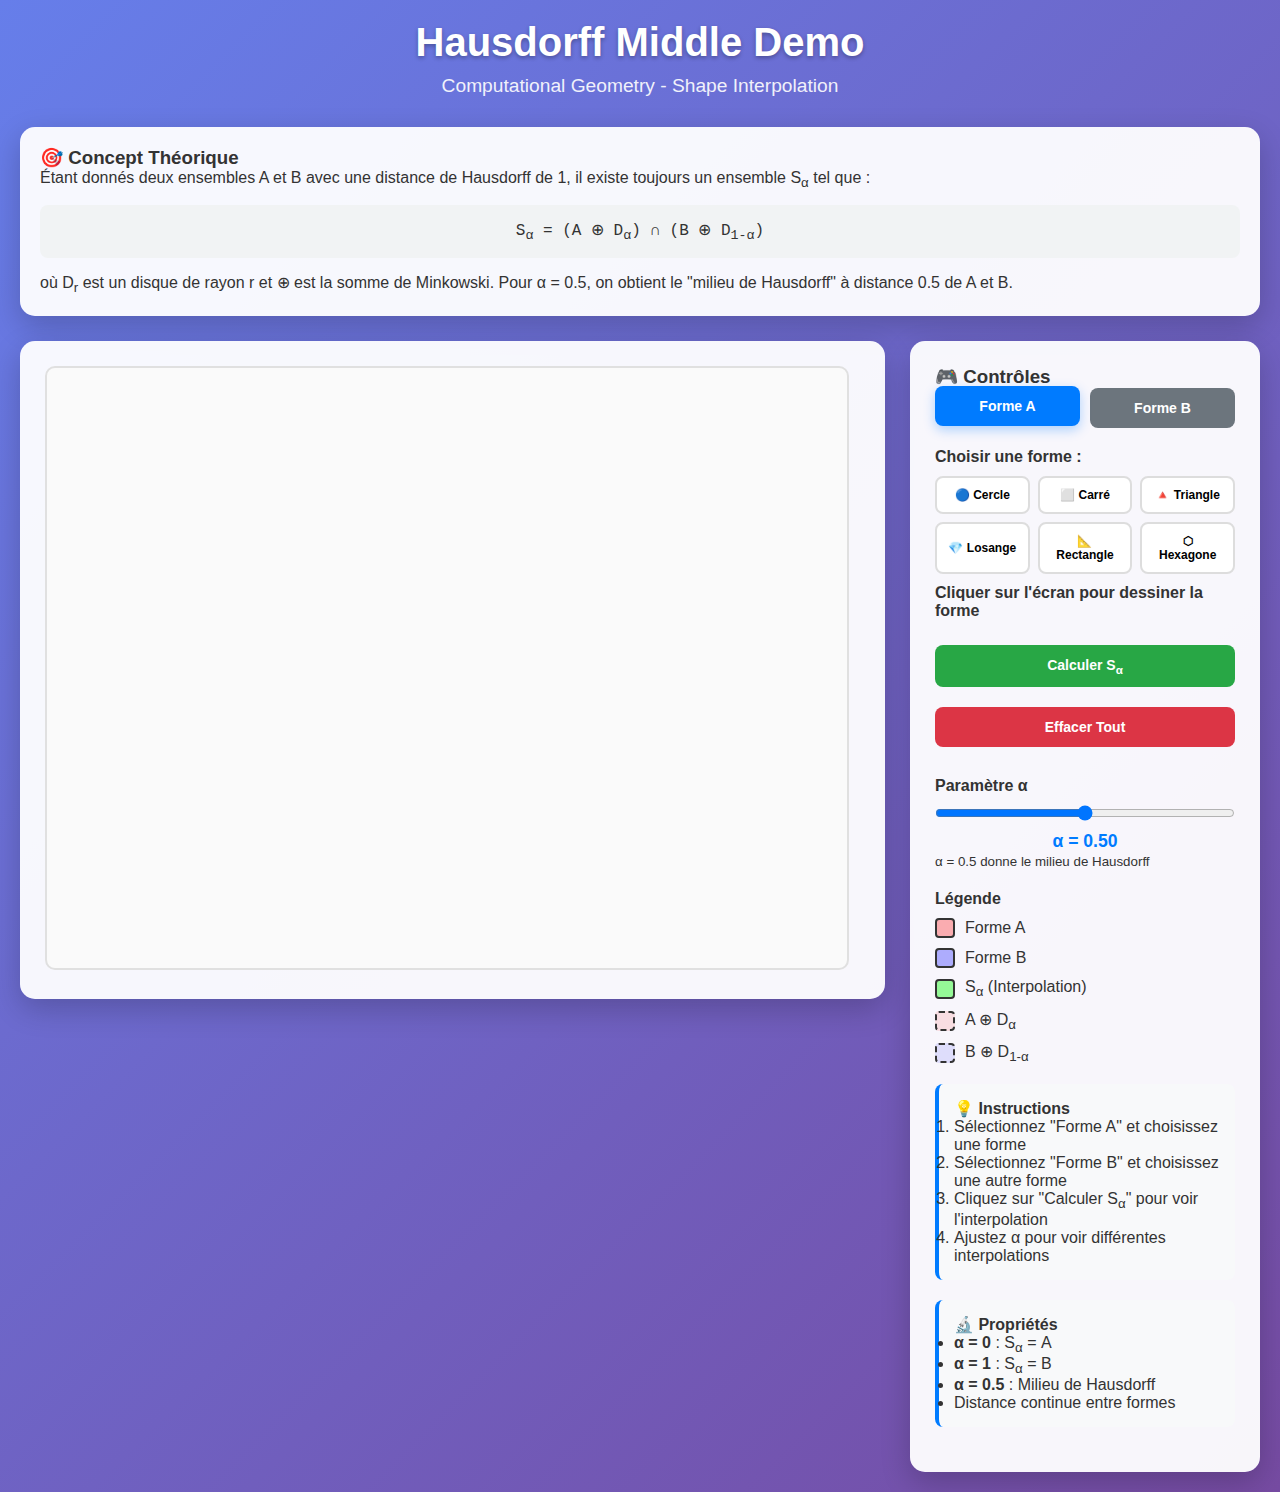
<file: index.html>
<!DOCTYPE html>
<html lang="fr">
<head>
    <meta charset="UTF-8">
    <meta name="viewport" content="width=device-width, initial-scale=1.0">
    <title>Hausdorff Middle - Computational Geometry</title>
    <style>
        * {
            margin: 0;
            padding: 0;
            box-sizing: border-box;
        }

        body {
            font-family: 'Segoe UI', Tahoma, Geneva, Verdana, sans-serif;
            background: linear-gradient(135deg, #667eea 0%, #764ba2 100%);
            min-height: 100vh;
            color: #333;
        }

        .container {
            max-width: 1400px;
            margin: 0 auto;
            padding: 20px;
        }

        header {
            text-align: center;
            margin-bottom: 30px;
            color: white;
        }

        h1 {
            font-size: 2.5rem;
            margin-bottom: 10px;
            text-shadow: 0 2px 4px rgba(0,0,0,0.3);
        }

        .subtitle {
            font-size: 1.2rem;
            opacity: 0.9;
            margin-bottom: 20px;
        }

        .theory-box {
            background: rgba(255, 255, 255, 0.95);
            border-radius: 15px;
            padding: 20px;
            margin-bottom: 25px;
            box-shadow: 0 10px 30px rgba(0,0,0,0.2);
        }

        .main-content {
            display: grid;
            grid-template-columns: 1fr 350px;
            gap: 25px;
            align-items: start;
        }

        .canvas-container {
            background: rgba(255, 255, 255, 0.95);
            border-radius: 15px;
            padding: 25px;
            box-shadow: 0 10px 30px rgba(0,0,0,0.2);
        }

        .controls {
            background: rgba(255, 255, 255, 0.95);
            border-radius: 15px;
            padding: 25px;
            box-shadow: 0 10px 30px rgba(0,0,0,0.2);
        }

        canvas {
            border: 2px solid #e0e0e0;
            border-radius: 10px;
            cursor: crosshair;
            background: #fafafa;
        }

        .shape-selector {
            margin: 15px 0;
        }

        .shape-buttons {
            display: grid;
            grid-template-columns: repeat(3, 1fr);
            gap: 8px;
            margin: 10px 0;
        }

        .shape-btn {
            padding: 10px;
            border: 2px solid #ddd;
            border-radius: 8px;
            background: white;
            cursor: pointer;
            text-align: center;
            transition: all 0.3s ease;
            font-size: 12px;
        }

        .shape-btn:hover {
            border-color: #007bff;
            transform: translateY(-2px);
            box-shadow: 0 4px 8px rgba(0,0,0,0.1);
        }

        .mode-buttons {
            display: flex;
            gap: 10px;
            margin-bottom: 20px;
            flex-wrap: wrap;
        }

        button {
            padding: 12px 20px;
            border: none;
            border-radius: 8px;
            cursor: pointer;
            font-weight: 600;
            transition: all 0.3s ease;
            font-size: 14px;
        }

        .mode-btn {
            background: #6c757d;
            color: white;
            flex: 1;
        }

        .mode-btn.active {
            background: #007bff;
            transform: translateY(-2px);
            box-shadow: 0 4px 12px rgba(0,123,255,0.3);
        }

        .action-btn {
            background: #28a745;
            color: white;
            width: 100%;
            margin: 10px 0;
        }

        .clear-btn {
            background: #dc3545;
        }

        button:hover {
            transform: translateY(-2px);
            box-shadow: 0 4px 12px rgba(0,0,0,0.2);
        }
        .shape-btn.selected {
            border-color: #007bff;
            box-shadow: 0 4px 8px rgba(0,123,255,0.15);
            background: #eaf3ff;
        }

        .info-section {
            margin: 20px 0;
            padding: 15px;
            background: #f8f9fa;
            border-radius: 8px;
            border-left: 4px solid #007bff;
        }

        .legend {
            display: flex;
            flex-direction: column;
            gap: 10px;
            margin-top: 20px;
        }

        .legend-item {
            display: flex;
            align-items: center;
            gap: 10px;
        }

        .legend-color {
            width: 20px;
            height: 20px;
            border-radius: 4px;
            border: 2px solid #333;
        }

        .alpha-control {
            margin: 20px 0;
        }

        .alpha-control input {
            width: 100%;
            margin: 10px 0;
        }

        .alpha-value {
            text-align: center;
            font-weight: bold;
            color: #007bff;
            font-size: 1.1rem;
        }

        .formula {
            background: #f1f3f4;
            padding: 15px;
            border-radius: 8px;
            font-family: 'Courier New', monospace;
            text-align: center;
            margin: 15px 0;
        }

        .position-controls {
            display: grid;
            grid-template-columns: 1fr 1fr;
            gap: 10px;
            margin: 10px 0;
        }

        .position-input {
            padding: 8px;
            border: 1px solid #ddd;
            border-radius: 4px;
            text-align: center;
        }

        @media (max-width: 1200px) {
            .main-content {
                grid-template-columns: 1fr;
            }
            
            .controls {
                order: -1;
            }
        }

        @media (max-width: 768px) {
            .container {
                padding: 10px;
            }
            
            h1 {
                font-size: 2rem;
            }
            
            canvas {
                width: 100%;
                height: 400px;
            }
        }
    </style>
</head>
<body>
    <div class="container">
        <header>
            <h1>Hausdorff Middle Demo</h1>
            <p class="subtitle">Computational Geometry - Shape Interpolation</p>
        </header>

        <div class="theory-box">
            <h3>🎯 Concept Théorique</h3>
            <p>Étant donnés deux ensembles A et B avec une distance de Hausdorff de 1, il existe toujours un ensemble S<sub>α</sub> tel que :</p>
            <div class="formula">
                S<sub>α</sub> = (A ⊕ D<sub>α</sub>) ∩ (B ⊕ D<sub>1-α</sub>)
            </div>
            <p>où D<sub>r</sub> est un disque de rayon r et ⊕ est la somme de Minkowski. Pour α = 0.5, on obtient le "milieu de Hausdorff" à distance 0.5 de A et B.</p>
        </div>

        <div class="main-content">
            <div class="canvas-container">
                <canvas id="canvas" width="800" height="600"></canvas>
            </div>

            <div class="controls">
                <h3>🎮 Contrôles</h3>
                
                <div class="mode-buttons">
                    <button class="mode-btn active" id="mode-a">Forme A</button>
                    <button class="mode-btn" id="mode-b">Forme B</button>
                </div>

                <div class="shape-selector">
                    <h4>Choisir une forme :</h4>
                    <div class="shape-buttons">
                        <button class="shape-btn" data-shape="circle">🔵 Cercle</button>
                        <button class="shape-btn" data-shape="square">⬜ Carré</button>
                        <button class="shape-btn" data-shape="triangle">🔺 Triangle</button>
                        <button class="shape-btn" data-shape="diamond">💎 Losange</button>
                        <button class="shape-btn" data-shape="rectangle">📐 Rectangle</button>
                        <button class="shape-btn" data-shape="hexagon">⬡ Hexagone</button>
                    </div>
                    <h4>Cliquer sur l'écran pour dessiner la forme</h4>
                    
                    <!-- <div class="position-controls">
                        <input type="number" class="position-input" id="pos-x" placeholder="X" value="200">
                        <input type="number" class="position-input" id="pos-y" placeholder="Y" value="200">
                    </div>
                    <small>Position (X, Y) pour placer la forme</small> -->
                </div>

                <button class="action-btn" id="compute-middle">Calculer S<sub>α</sub></button>
                <button class="action-btn clear-btn" id="clear-all">Effacer Tout</button>

                <div class="alpha-control">
                    <h4>Paramètre α</h4>
                    <input type="range" id="alpha-slider" min="0" max="1" step="0.01" value="0.5">
                    <div class="alpha-value" id="alpha-value">α = 0.50</div>
                    <small>α = 0.5 donne le milieu de Hausdorff</small>
                </div>

                <div class="legend">
                    <h4>Légende</h4>
                    <div class="legend-item">
                        <div class="legend-color" style="background: rgba(255, 0, 0, 0.3);"></div>
                        <span>Forme A</span>
                    </div>
                    <div class="legend-item">
                        <div class="legend-color" style="background: rgba(0, 0, 255, 0.3);"></div>
                        <span>Forme B</span>
                    </div>
                    <div class="legend-item">
                        <div class="legend-color" style="background: rgba(0, 255, 0, 0.4);"></div>
                        <span>S<sub>α</sub> (Interpolation)</span>
                    </div>
                    <div class="legend-item">
                        <div class="legend-color" style="background: rgba(255, 0, 0, 0.1); border-style: dashed;"></div>
                        <span>A ⊕ D<sub>α</sub></span>
                    </div>
                    <div class="legend-item">
                        <div class="legend-color" style="background: rgba(0, 0, 255, 0.1); border-style: dashed;"></div>
                        <span>B ⊕ D<sub>1-α</sub></span>
                    </div>

                </div>

                <div class="info-section">
                    <h4>💡 Instructions</h4>
                    <ol>
                        <li>Sélectionnez "Forme A" et choisissez une forme</li>
                        <li>Sélectionnez "Forme B" et choisissez une autre forme</li>
                        <li>Cliquez sur "Calculer S<sub>α</sub>" pour voir l'interpolation</li>
                        <li>Ajustez α pour voir différentes interpolations</li>
                    </ol>
                </div>

                <div class="info-section">
                    <h4>🔬 Propriétés</h4>
                    <ul>
                        <li><strong>α = 0</strong> : S<sub>α</sub> = A</li>
                        <li><strong>α = 1</strong> : S<sub>α</sub> = B</li>
                        <li><strong>α = 0.5</strong> : Milieu de Hausdorff</li>
                        <li>Distance continue entre formes</li>
                    </ul>
                </div>
            </div>
        </div>
    </div>

    <script>
        class HausdorffMiddleDemo {
            constructor() {
                this.canvas = document.getElementById('canvas');
                this.ctx = this.canvas.getContext('2d');
                this.mode = 'A';
                this.shapeA = null;
                this.shapeB = null;
                this.alpha = 0.5;
                this.showMiddle = false;
                
                this.setupEventListeners();
                this.render();
            }

            setupEventListeners() {
                // Mode buttons
                document.getElementById('mode-a').addEventListener('click', () => {
                    this.mode = 'A';
                    document.querySelectorAll('.mode-btn').forEach(b => b.classList.remove('active'));
                    document.getElementById('mode-a').classList.add('active');
                });

                document.getElementById('mode-b').addEventListener('click', () => {
                    this.mode = 'B';
                    document.querySelectorAll('.mode-btn').forEach(b => b.classList.remove('active'));
                    document.getElementById('mode-b').classList.add('active');
                });

                // Shape buttons: just select the shape type
                document.querySelectorAll('.shape-btn').forEach(btn => {
                    btn.addEventListener('click', (e) => {
                        this.selectedShapeType = e.target.dataset.shape;
                        // Remove .selected from all, then add to the clicked one
                        document.querySelectorAll('.shape-btn').forEach(b => b.classList.remove('selected'));
                        e.target.classList.add('selected');
                    });
                });

                // NEW: Canvas click to place shape
                this.canvas.addEventListener('click', (e) => {
                    if (!this.selectedShapeType) {
                        alert('Veuillez d\'abord choisir une forme !');
                        return;
                    }
                    const rect = this.canvas.getBoundingClientRect();
                    const x = e.clientX - rect.left;
                    const y = e.clientY - rect.top;
                    this.addShape(this.selectedShapeType, x, y);
                    // this.selectedShapeType = null; // Reset after placing
                });

                // Control buttons
                document.getElementById('compute-middle').addEventListener('click', () => {
                    this.toggleMiddleDisplay();
                });

                document.getElementById('clear-all').addEventListener('click', () => {
                    this.clearAll();
                });

                // Alpha slider
                const alphaSlider = document.getElementById('alpha-slider');
                alphaSlider.addEventListener('input', (e) => {
                    this.alpha = parseFloat(e.target.value);
                    document.getElementById('alpha-value').textContent = `α = ${this.alpha.toFixed(2)}`;
                    if (this.showMiddle) {
                        this.render();
                    }
                });
            }

            addShape(shapeType, x, y) {
                const shape = this.createShape(shapeType, x, y);
                
                if (this.mode === 'A') {
                    this.shapeA = shape;
                } else {
                    this.shapeB = shape;
                }
                
                this.showMiddle = false;
                this.render();
            }

            createShape(type, centerX, centerY) {
                const size = 80;
                const points = [];
                
                switch (type) {
                    case 'circle':
                        // Approximate circle with many points
                        for (let i = 0; i < 32; i++) {
                            const angle = (i / 32) * 2 * Math.PI;
                            points.push({
                                x: centerX + Math.cos(angle) * size,
                                y: centerY + Math.sin(angle) * size
                            });
                        }
                        break;
                        
                    case 'square':
                        points.push(
                            {x: centerX - size, y: centerY - size},
                            {x: centerX + size, y: centerY - size},
                            {x: centerX + size, y: centerY + size},
                            {x: centerX - size, y: centerY + size}
                        );
                        break;
                        
                    case 'triangle':
                        points.push(
                            {x: centerX, y: centerY - size},
                            {x: centerX + size * 0.866, y: centerY + size * 0.5},
                            {x: centerX - size * 0.866, y: centerY + size * 0.5}
                        );
                        break;
                        
                    case 'diamond':
                        points.push(
                            {x: centerX, y: centerY - size},
                            {x: centerX + size, y: centerY},
                            {x: centerX, y: centerY + size},
                            {x: centerX - size, y: centerY}
                        );
                        break;
                        
                    case 'rectangle':
                        points.push(
                            {x: centerX - size * 1.2, y: centerY - size * 0.7},
                            {x: centerX + size * 1.2, y: centerY - size * 0.7},
                            {x: centerX + size * 1.2, y: centerY + size * 0.7},
                            {x: centerX - size * 1.2, y: centerY + size * 0.7}
                        );
                        break;
                        
                    case 'hexagon':
                        for (let i = 0; i < 6; i++) {
                            const angle = (i / 6) * 2 * Math.PI;
                            points.push({
                                x: centerX + Math.cos(angle) * size,
                                y: centerY + Math.sin(angle) * size
                            });
                        }
                        break;
                }
                
                return {
                    type: type,
                    points: points,
                    center: {x: centerX, y: centerY}
                };
            }

            toggleMiddleDisplay() {
                if (!this.shapeA || !this.shapeB) {
                    alert('Veuillez d\'abord sélectionner les deux formes A et B !');
                    return;
                }
                
                this.showMiddle = !this.showMiddle;
                const btn = document.getElementById('compute-middle');
                btn.textContent = this.showMiddle ? 'Masquer S_α' : 'Calculer S_α';
                btn.style.background = this.showMiddle ? '#ffc107' : '#28a745';
                
                this.render();
            }

            clearAll() {
                this.shapeA = null;
                this.shapeB = null;
                this.showMiddle = false;
                
                const btn = document.getElementById('compute-middle');
                btn.textContent = 'Calculer S_α';
                btn.style.background = '#28a745';
                
                this.render();
            }

            render() {
                this.ctx.clearRect(0, 0, this.canvas.width, this.canvas.height);
                
                if (this.showMiddle && this.shapeA && this.shapeB) {
                    this.renderWithMiddle();
                } else {
                    this.renderShapesOnly();
                }
            }

            renderShapesOnly() {
                // Draw shape A
                if (this.shapeA) {
                    this.drawShape(this.shapeA.points, 'rgba(255, 0, 0, 0.3)', '#ff0000', 3);
                    this.drawLabel(this.shapeA.center, 'A', '#ff0000');
                }
                
                // Draw shape B
                if (this.shapeB) {
                    this.drawShape(this.shapeB.points, 'rgba(0, 0, 255, 0.3)', '#0000ff', 3);
                    this.drawLabel(this.shapeB.center, 'B', '#0000ff');
                }
            }

            renderWithMiddle() {
                // Calculate the Hausdorff distance and normalize it
                const hausdorffDist = this.calculateHausdorffDistance(this.shapeA.points, this.shapeB.points);
                const normalizedScale = 60; // Fixed scale for better visualization
                
                const radiusA = this.alpha * normalizedScale;
                const radiusB = (1 - this.alpha) * normalizedScale;
                
                // Draw dilated shapes first (background)
                this.drawDilatedShape(this.shapeA.points, radiusA, 'rgba(255, 0, 0, 0.1)', '#ff4444', true);
                this.drawDilatedShape(this.shapeB.points, radiusB, 'rgba(0, 0, 255, 0.1)', '#4444ff', true);
                
                // Draw original shapes
                this.drawShape(this.shapeA.points, 'rgba(255, 0, 0, 0.3)', '#ff0000', 3);
                this.drawShape(this.shapeB.points, 'rgba(0, 0, 255, 0.3)', '#0000ff', 3);
                
                // Calculate and draw the intersection (S_α)
                this.drawIntersection(radiusA, radiusB);
                
                // Draw labels
                this.drawLabel(this.shapeA.center, 'A', '#ff0000');
                this.drawLabel(this.shapeB.center, 'B', '#0000ff');
                
                // Draw info text
                this.ctx.fillStyle = '#333';
                this.ctx.font = '16px Arial';
                this.ctx.fillText(`α = ${this.alpha.toFixed(2)}`, 20, 30);
                this.ctx.fillText(`Rayon A: ${radiusA.toFixed(1)}px`, 20, 50);
                this.ctx.fillText(`Rayon B: ${radiusB.toFixed(1)}px`, 20, 70);
            }

            drawShape(points, fillColor, strokeColor, lineWidth = 2) {
                if (points.length < 2) return;
                
                this.ctx.beginPath();
                this.ctx.moveTo(points[0].x, points[0].y);
                
                for (let i = 1; i < points.length; i++) {
                    this.ctx.lineTo(points[i].x, points[i].y);
                }
                
                this.ctx.closePath();
                this.ctx.fillStyle = fillColor;
                this.ctx.fill();
                this.ctx.strokeStyle = strokeColor;
                this.ctx.lineWidth = lineWidth;
                this.ctx.stroke();
            }

            drawDilatedShape(points, radius, fillColor, strokeColor, dashed = false) {
                if (points.length < 2 || radius <= 0) return;
                
                this.ctx.save();
                
                if (dashed) {
                    this.ctx.setLineDash([8, 4]);
                }
                
                // Draw the dilated shape by drawing circles at each vertex and connecting them
                this.ctx.fillStyle = fillColor;
                this.ctx.strokeStyle = strokeColor;
                this.ctx.lineWidth = 2;
                
                // Create the outer boundary
                this.ctx.beginPath();
                
                // For each edge, calculate the outer parallel line
                const outerPoints = [];
                for (let i = 0; i < points.length; i++) {
                    const curr = points[i];
                    const next = points[(i + 1) % points.length];
                    const prev = points[(i - 1 + points.length) % points.length];
                    
                    // Calculate the outward normal at this vertex
                    const v1 = this.normalize({x: curr.x - prev.x, y: curr.y - prev.y});
                    const v2 = this.normalize({x: next.x - curr.x, y: next.y - curr.y});
                    
                    const normal1 = {x: -v1.y, y: v1.x};
                    const normal2 = {x: -v2.y, y: v2.x};
                    
                    // Average normal (bisector)
                    let avgNormal = {
                        x: (normal1.x + normal2.x) * 0.5,
                        y: (normal1.y + normal2.y) * 0.5
                    };
                    
                    const len = Math.sqrt(avgNormal.x * avgNormal.x + avgNormal.y * avgNormal.y);
                    if (len > 0) {
                        avgNormal.x /= len;
                        avgNormal.y /= len;
                    }
                    
                    // Calculate the distance to move outward
                    const cosHalfAngle = Math.max(0.1, Math.sqrt((1 + v1.x * v2.x + v1.y * v2.y) * 0.5));
                    const offset = radius / cosHalfAngle;
                    
                    outerPoints.push({
                        x: curr.x + avgNormal.x * offset,
                        y: curr.y + avgNormal.y * offset
                    });
                }
                
                // Draw the outer boundary
                if (outerPoints.length > 0) {
                    this.ctx.moveTo(outerPoints[0].x, outerPoints[0].y);
                    for (let i = 1; i < outerPoints.length; i++) {
                        this.ctx.lineTo(outerPoints[i].x, outerPoints[i].y);
                    }
                    this.ctx.closePath();
                    this.ctx.fill();
                    this.ctx.stroke();
                }
                
                this.ctx.restore();
            }

            drawIntersection(radiusA, radiusB) {
                // Sample points on a grid and check if they're in both dilated shapes
                const step = 4;
                const intersectionPoints = [];
                
                for (let x = 0; x < this.canvas.width; x += step) {
                    for (let y = 0; y < this.canvas.height; y += step) {
                        const point = {x, y};
                        
                        const inA = this.isPointInDilatedShape(point, this.shapeA.points, radiusA);
                        const inB = this.isPointInDilatedShape(point, this.shapeB.points, radiusB);
                        
                        if (inA && inB) {
                            intersectionPoints.push(point);
                        }
                    }
                }
                
                // Draw the intersection points
                this.ctx.fillStyle = 'rgba(0, 255, 0, 0.6)';
                for (let point of intersectionPoints) {
                    this.ctx.fillRect(point.x - 1, point.y - 1, 3, 3);
                }
                
                // Draw a boundary around the intersection if there are enough points
                if (intersectionPoints.length > 10) {
                    const boundary = this.calculateBoundary(intersectionPoints);
                    if (boundary.length > 2) {
                        this.drawShape(boundary, 'rgba(0, 255, 0, 0.3)', '#00aa00', 4);
                        
                        // Add label for S_α
                        const center = this.calculateCentroid(boundary);
                        this.drawLabel(center, 'S_α', '#00aa00');
                    }
                }
            }

            isPointInDilatedShape(point, shapePoints, radius) {
                // Check if point is within radius distance of the shape
                return this.distanceToShape(point, shapePoints) <= radius;
            }

            distanceToShape(point, shapePoints) {
                let minDist = Infinity;
                
                for (let i = 0; i < shapePoints.length; i++) {
                    const curr = shapePoints[i];
                    const next = shapePoints[(i + 1) % shapePoints.length];
                    
                    // Distance to vertex
                    const vertexDist = this.distance(point, curr);
                    minDist = Math.min(minDist, vertexDist);
                    
                    // Distance to edge
                    const edgeDist = this.pointToSegmentDistance(point, curr, next);
                    minDist = Math.min(minDist, edgeDist);
                }
                
                return minDist;
            }

            pointToSegmentDistance(point, segStart, segEnd) {
                const A = point.x - segStart.x;
                const B = point.y - segStart.y;
                const C = segEnd.x - segStart.x;
                const D = segEnd.y - segStart.y;
                
                const dot = A * C + B * D;
                const lenSq = C * C + D * D;
                
                if (lenSq === 0) return this.distance(point, segStart);
                
                let param = dot / lenSq;
                param = Math.max(0, Math.min(1, param));
                
                const closestPoint = {
                    x: segStart.x + param * C,
                    y: segStart.y + param * D
                };
                
                return this.distance(point, closestPoint);
            }

            calculateBoundary(points) {
                if (points.length < 3) return points;
                
                // Simple convex hull using gift wrapping
                const hull = [];
                let leftmost = 0;
                
                for (let i = 1; i < points.length; i++) {
                    if (points[i].x < points[leftmost].x) {
                        leftmost = i;
                    }
                }
                
                let current = leftmost;
                do {
                    hull.push(points[current]);
                    let next = 0;
                    
                    for (let i = 1; i < points.length; i++) {
                        if (next === current || this.crossProduct(points[current], points[i], points[next]) > 0) {
                            next = i;
                        }
                    }
                    
                    current = next;
                } while (current !== leftmost && hull.length < points.length);
                
                return hull;
            }

            crossProduct(p1, p2, p3) {
                return (p2.x - p1.x) * (p3.y - p1.y) - (p2.y - p1.y) * (p3.x - p1.x);
            }

            calculateCentroid(points) {
                let x = 0, y = 0;
                for (let point of points) {
                    x += point.x;
                    y += point.y;
                }
                return {x: x / points.length, y: y / points.length};
            }

            calculateHausdorffDistance(pointsA, pointsB) {
                let maxDistAB = 0;
                let maxDistBA = 0;
                
                // Distance from A to B
                for (let pointA of pointsA) {
                    let minDist = Infinity;
                    for (let pointB of pointsB) {
                        minDist = Math.min(minDist, this.distance(pointA, pointB));
                    }
                    maxDistAB = Math.max(maxDistAB, minDist);
                }
                
                // Distance from B to A
                for (let pointB of pointsB) {
                    let minDist = Infinity;
                    for (let pointA of pointsA) {
                        minDist = Math.min(minDist, this.distance(pointA, pointB));
                    }
                    maxDistBA = Math.max(maxDistBA, minDist);
                }
                
                return Math.max(maxDistAB, maxDistBA);
            }

            distance(p1, p2) {
                return Math.sqrt((p1.x - p2.x) ** 2 + (p1.y - p2.y) ** 2);
            }

            normalize(vector) {
                const length = Math.sqrt(vector.x * vector.x + vector.y * vector.y);
                if (length === 0) return {x: 0, y: 0};
                return {x: vector.x / length, y: vector.y / length};
            }

            drawLabel(center, text, color) {
                this.ctx.save();
                this.ctx.fillStyle = color;
                this.ctx.font = 'bold 18px Arial';
                this.ctx.textAlign = 'center';
                this.ctx.textBaseline = 'middle';
                
                // Draw background circle
                this.ctx.beginPath();
                this.ctx.arc(center.x, center.y, 15, 0, 2 * Math.PI);
                this.ctx.fillStyle = 'rgba(255, 255, 255, 0.9)';
                this.ctx.fill();
                this.ctx.strokeStyle = color;
                this.ctx.lineWidth = 2;
                this.ctx.stroke();
                
                // Draw text
                this.ctx.fillStyle = color;
                this.ctx.fillText(text, center.x, center.y);
                this.ctx.restore();
            }
        }

        // Initialize the demo when the page loads
        window.addEventListener('load', () => {
            new HausdorffMiddleDemo();
        });
    </script>
</body>
</html>
</file>
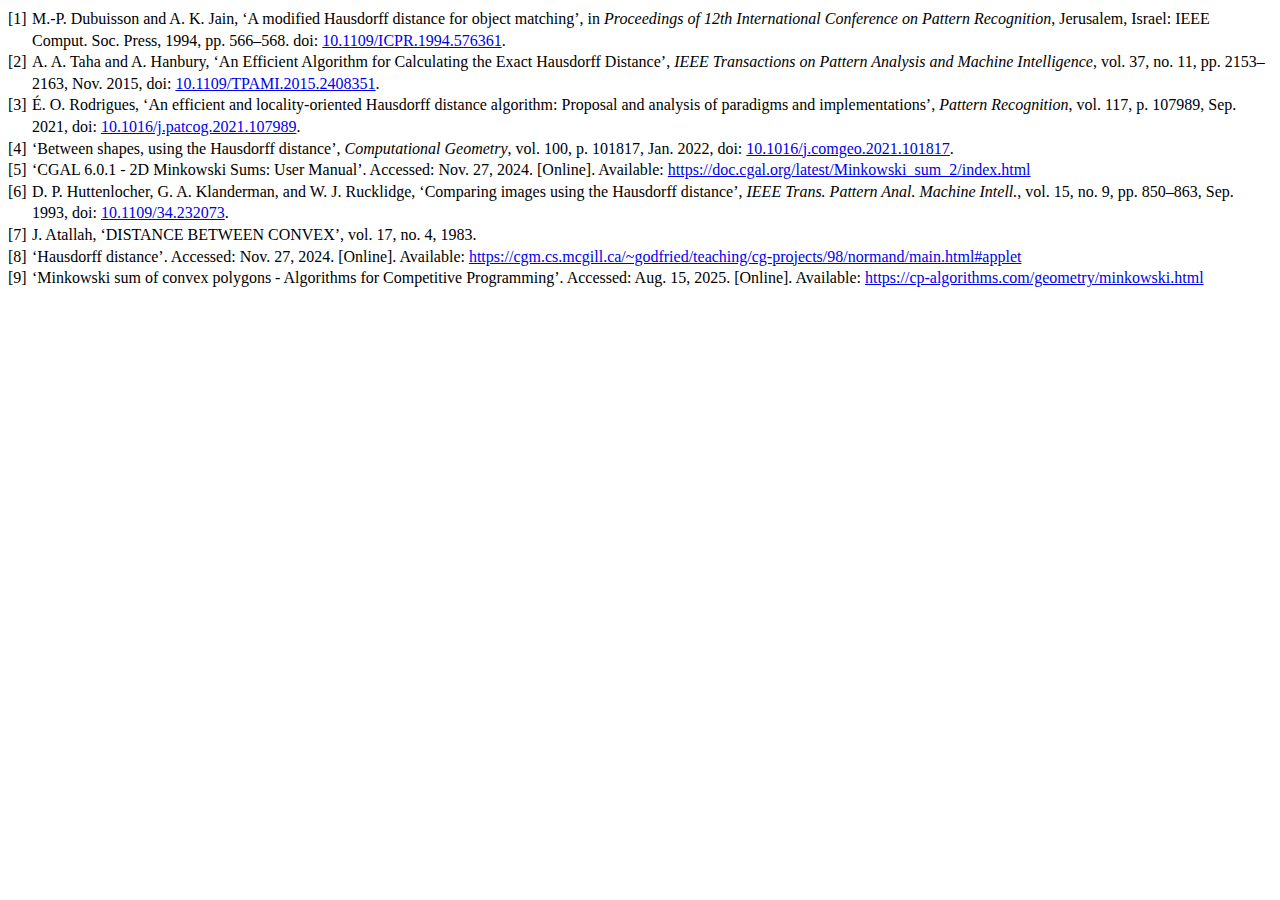
<file: CG bibliography v1.html>
<!DOCTYPE html PUBLIC "-//W3C//DTD XHTML 1.1//EN" "http://www.w3.org/TR/xhtml11/DTD/xhtml11.dtd">
<html xmlns="http://www.w3.org/1999/xhtml" xml:lang="en">
<head>
<meta http-equiv="Content-Type" content="text/html; charset=utf-8"/>
<title>Bibliographie</title>
</head>
<body>
<div class="csl-bib-body" style="line-height: 1.35; ">
  <div class="csl-entry" style="clear: left; ">
    <div class="csl-left-margin" style="float: left; padding-right: 0.5em;text-align: right; width: 1em;">[1]</div><div class="csl-right-inline" style="margin: 0 .4em 0 1.5em;">M.-P. Dubuisson and A. K. Jain, ‘A modified Hausdorff distance for object matching’, in <i>Proceedings of 12th International Conference on Pattern Recognition</i>, Jerusalem, Israel: IEEE Comput. Soc. Press, 1994, pp. 566–568. doi: <a href="https://doi.org/10.1109/ICPR.1994.576361">10.1109/ICPR.1994.576361</a>.</div>
  </div>
  <span class="Z3988" title="url_ver=Z39.88-2004&amp;ctx_ver=Z39.88-2004&amp;rfr_id=info%3Asid%2Fzotero.org%3A2&amp;rft_id=info%3Adoi%2F10.1109%2FICPR.1994.576361&amp;rft_id=urn%3Aisbn%3A978-0-8186-6265-2&amp;rft_val_fmt=info%3Aofi%2Ffmt%3Akev%3Amtx%3Abook&amp;rft.genre=proceeding&amp;rft.atitle=A%20modified%20Hausdorff%20distance%20for%20object%20matching&amp;rft.btitle=Proceedings%20of%2012th%20International%20Conference%20on%20Pattern%20Recognition&amp;rft.place=Jerusalem%2C%20Israel&amp;rft.publisher=IEEE%20Comput.%20Soc.%20Press&amp;rft.aufirst=M.-P.&amp;rft.aulast=Dubuisson&amp;rft.au=M.-P.%20Dubuisson&amp;rft.au=A.K.%20Jain&amp;rft.date=1994&amp;rft.pages=566-568&amp;rft.spage=566&amp;rft.epage=568&amp;rft.isbn=978-0-8186-6265-2&amp;rft.language=en"></span>
  <div class="csl-entry" style="clear: left; ">
    <div class="csl-left-margin" style="float: left; padding-right: 0.5em;text-align: right; width: 1em;">[2]</div><div class="csl-right-inline" style="margin: 0 .4em 0 1.5em;">A. A. Taha and A. Hanbury, ‘An Efficient Algorithm for Calculating the Exact Hausdorff Distance’, <i>IEEE Transactions on Pattern Analysis and Machine Intelligence</i>, vol. 37, no. 11, pp. 2153–2163, Nov. 2015, doi: <a href="https://doi.org/10.1109/TPAMI.2015.2408351">10.1109/TPAMI.2015.2408351</a>.</div>
  </div>
  <span class="Z3988" title="url_ver=Z39.88-2004&amp;ctx_ver=Z39.88-2004&amp;rfr_id=info%3Asid%2Fzotero.org%3A2&amp;rft_id=info%3Adoi%2F10.1109%2FTPAMI.2015.2408351&amp;rft_val_fmt=info%3Aofi%2Ffmt%3Akev%3Amtx%3Ajournal&amp;rft.genre=article&amp;rft.atitle=An%20Efficient%20Algorithm%20for%20Calculating%20the%20Exact%20Hausdorff%20Distance&amp;rft.jtitle=IEEE%20Transactions%20on%20Pattern%20Analysis%20and%20Machine%20Intelligence&amp;rft.volume=37&amp;rft.issue=11&amp;rft.aufirst=Abdel%20Aziz&amp;rft.aulast=Taha&amp;rft.au=Abdel%20Aziz%20Taha&amp;rft.au=Allan%20Hanbury&amp;rft.date=2015-11&amp;rft.pages=2153-2163&amp;rft.spage=2153&amp;rft.epage=2163&amp;rft.issn=1939-3539"></span>
  <div class="csl-entry" style="clear: left; ">
    <div class="csl-left-margin" style="float: left; padding-right: 0.5em;text-align: right; width: 1em;">[3]</div><div class="csl-right-inline" style="margin: 0 .4em 0 1.5em;">É. O. Rodrigues, ‘An efficient and locality-oriented Hausdorff distance algorithm: Proposal and analysis of paradigms and implementations’, <i>Pattern Recognition</i>, vol. 117, p. 107989, Sep. 2021, doi: <a href="https://doi.org/10.1016/j.patcog.2021.107989">10.1016/j.patcog.2021.107989</a>.</div>
  </div>
  <span class="Z3988" title="url_ver=Z39.88-2004&amp;ctx_ver=Z39.88-2004&amp;rfr_id=info%3Asid%2Fzotero.org%3A2&amp;rft_id=info%3Adoi%2F10.1016%2Fj.patcog.2021.107989&amp;rft_val_fmt=info%3Aofi%2Ffmt%3Akev%3Amtx%3Ajournal&amp;rft.genre=article&amp;rft.atitle=An%20efficient%20and%20locality-oriented%20Hausdorff%20distance%20algorithm%3A%20Proposal%20and%20analysis%20of%20paradigms%20and%20implementations&amp;rft.jtitle=Pattern%20Recognition&amp;rft.stitle=Pattern%20Recognition&amp;rft.volume=117&amp;rft.aufirst=%C3%89rick%20Oliveira&amp;rft.aulast=Rodrigues&amp;rft.au=%C3%89rick%20Oliveira%20Rodrigues&amp;rft.date=2021-09-01&amp;rft.pages=107989&amp;rft.issn=0031-3203"></span>
  <div class="csl-entry" style="clear: left; ">
    <div class="csl-left-margin" style="float: left; padding-right: 0.5em;text-align: right; width: 1em;">[4]</div><div class="csl-right-inline" style="margin: 0 .4em 0 1.5em;">‘Between shapes, using the Hausdorff distance’, <i>Computational Geometry</i>, vol. 100, p. 101817, Jan. 2022, doi: <a href="https://doi.org/10.1016/j.comgeo.2021.101817">10.1016/j.comgeo.2021.101817</a>.</div>
  </div>
  <span class="Z3988" title="url_ver=Z39.88-2004&amp;ctx_ver=Z39.88-2004&amp;rfr_id=info%3Asid%2Fzotero.org%3A2&amp;rft_id=info%3Adoi%2F10.1016%2Fj.comgeo.2021.101817&amp;rft_val_fmt=info%3Aofi%2Ffmt%3Akev%3Amtx%3Ajournal&amp;rft.genre=article&amp;rft.atitle=Between%20shapes%2C%20using%20the%20Hausdorff%20distance&amp;rft.jtitle=Computational%20Geometry&amp;rft.volume=100&amp;rft.date=2022-01-01&amp;rft.pages=101817&amp;rft.issn=0925-7721&amp;rft.language=en-US"></span>
  <div class="csl-entry" style="clear: left; ">
    <div class="csl-left-margin" style="float: left; padding-right: 0.5em;text-align: right; width: 1em;">[5]</div><div class="csl-right-inline" style="margin: 0 .4em 0 1.5em;">‘CGAL 6.0.1 - 2D Minkowski Sums: User Manual’. Accessed: Nov. 27, 2024. [Online]. Available: <a href="https://doc.cgal.org/latest/Minkowski_sum_2/index.html">https://doc.cgal.org/latest/Minkowski_sum_2/index.html</a></div>
  </div>
  <span class="Z3988" title="url_ver=Z39.88-2004&amp;ctx_ver=Z39.88-2004&amp;rfr_id=info%3Asid%2Fzotero.org%3A2&amp;rft_val_fmt=info%3Aofi%2Ffmt%3Akev%3Amtx%3Adc&amp;rft.type=webpage&amp;rft.title=CGAL%206.0.1%20-%202D%20Minkowski%20Sums%3A%20User%20Manual&amp;rft.identifier=https%3A%2F%2Fdoc.cgal.org%2Flatest%2FMinkowski_sum_2%2Findex.html"></span>
  <div class="csl-entry" style="clear: left; ">
    <div class="csl-left-margin" style="float: left; padding-right: 0.5em;text-align: right; width: 1em;">[6]</div><div class="csl-right-inline" style="margin: 0 .4em 0 1.5em;">D. P. Huttenlocher, G. A. Klanderman, and W. J. Rucklidge, ‘Comparing images using the Hausdorff distance’, <i>IEEE Trans. Pattern Anal. Machine Intell.</i>, vol. 15, no. 9, pp. 850–863, Sep. 1993, doi: <a href="https://doi.org/10.1109/34.232073">10.1109/34.232073</a>.</div>
  </div>
  <span class="Z3988" title="url_ver=Z39.88-2004&amp;ctx_ver=Z39.88-2004&amp;rfr_id=info%3Asid%2Fzotero.org%3A2&amp;rft_id=info%3Adoi%2F10.1109%2F34.232073&amp;rft_val_fmt=info%3Aofi%2Ffmt%3Akev%3Amtx%3Ajournal&amp;rft.genre=article&amp;rft.atitle=Comparing%20images%20using%20the%20Hausdorff%20distance&amp;rft.jtitle=IEEE%20Transactions%20on%20Pattern%20Analysis%20and%20Machine%20Intelligence&amp;rft.stitle=IEEE%20Trans.%20Pattern%20Anal.%20Machine%20Intell.&amp;rft.volume=15&amp;rft.issue=9&amp;rft.aufirst=D.P.&amp;rft.aulast=Huttenlocher&amp;rft.au=D.P.%20Huttenlocher&amp;rft.au=G.A.%20Klanderman&amp;rft.au=W.J.%20Rucklidge&amp;rft.date=1993-09&amp;rft.pages=850-863&amp;rft.spage=850&amp;rft.epage=863&amp;rft.issn=01628828"></span>
  <div class="csl-entry" style="clear: left; ">
    <div class="csl-left-margin" style="float: left; padding-right: 0.5em;text-align: right; width: 1em;">[7]</div><div class="csl-right-inline" style="margin: 0 .4em 0 1.5em;">J. Atallah, ‘DISTANCE BETWEEN CONVEX’, vol. 17, no. 4, 1983.</div>
  </div>
  <span class="Z3988" title="url_ver=Z39.88-2004&amp;ctx_ver=Z39.88-2004&amp;rfr_id=info%3Asid%2Fzotero.org%3A2&amp;rft_val_fmt=info%3Aofi%2Ffmt%3Akev%3Amtx%3Ajournal&amp;rft.genre=article&amp;rft.atitle=DISTANCE%20BETWEEN%20CONVEX&amp;rft.volume=17&amp;rft.issue=4&amp;rft.aufirst=J&amp;rft.aulast=Atallah&amp;rft.au=J%20Atallah&amp;rft.date=1983&amp;rft.language=en"></span>
  <div class="csl-entry" style="clear: left; ">
    <div class="csl-left-margin" style="float: left; padding-right: 0.5em;text-align: right; width: 1em;">[8]</div><div class="csl-right-inline" style="margin: 0 .4em 0 1.5em;">‘Hausdorff distance’. Accessed: Nov. 27, 2024. [Online]. Available: <a href="https://cgm.cs.mcgill.ca/~godfried/teaching/cg-projects/98/normand/main.html#applet">https://cgm.cs.mcgill.ca/~godfried/teaching/cg-projects/98/normand/main.html#applet</a></div>
  </div>
  <span class="Z3988" title="url_ver=Z39.88-2004&amp;ctx_ver=Z39.88-2004&amp;rfr_id=info%3Asid%2Fzotero.org%3A2&amp;rft_val_fmt=info%3Aofi%2Ffmt%3Akev%3Amtx%3Adc&amp;rft.type=webpage&amp;rft.title=Hausdorff%20distance&amp;rft.identifier=https%3A%2F%2Fcgm.cs.mcgill.ca%2F~godfried%2Fteaching%2Fcg-projects%2F98%2Fnormand%2Fmain.html%23applet"></span>
  <div class="csl-entry" style="clear: left; ">
    <div class="csl-left-margin" style="float: left; padding-right: 0.5em;text-align: right; width: 1em;">[9]</div><div class="csl-right-inline" style="margin: 0 .4em 0 1.5em;">‘Minkowski sum of convex polygons - Algorithms for Competitive Programming’. Accessed: Aug. 15, 2025. [Online]. Available: <a href="https://cp-algorithms.com/geometry/minkowski.html">https://cp-algorithms.com/geometry/minkowski.html</a></div>
  </div>
  <span class="Z3988" title="url_ver=Z39.88-2004&amp;ctx_ver=Z39.88-2004&amp;rfr_id=info%3Asid%2Fzotero.org%3A2&amp;rft_val_fmt=info%3Aofi%2Ffmt%3Akev%3Amtx%3Adc&amp;rft.type=webpage&amp;rft.title=Minkowski%20sum%20of%20convex%20polygons%20-%20Algorithms%20for%20Competitive%20Programming&amp;rft.identifier=https%3A%2F%2Fcp-algorithms.com%2Fgeometry%2Fminkowski.html"></span>
</div></body>
</html>
</file>
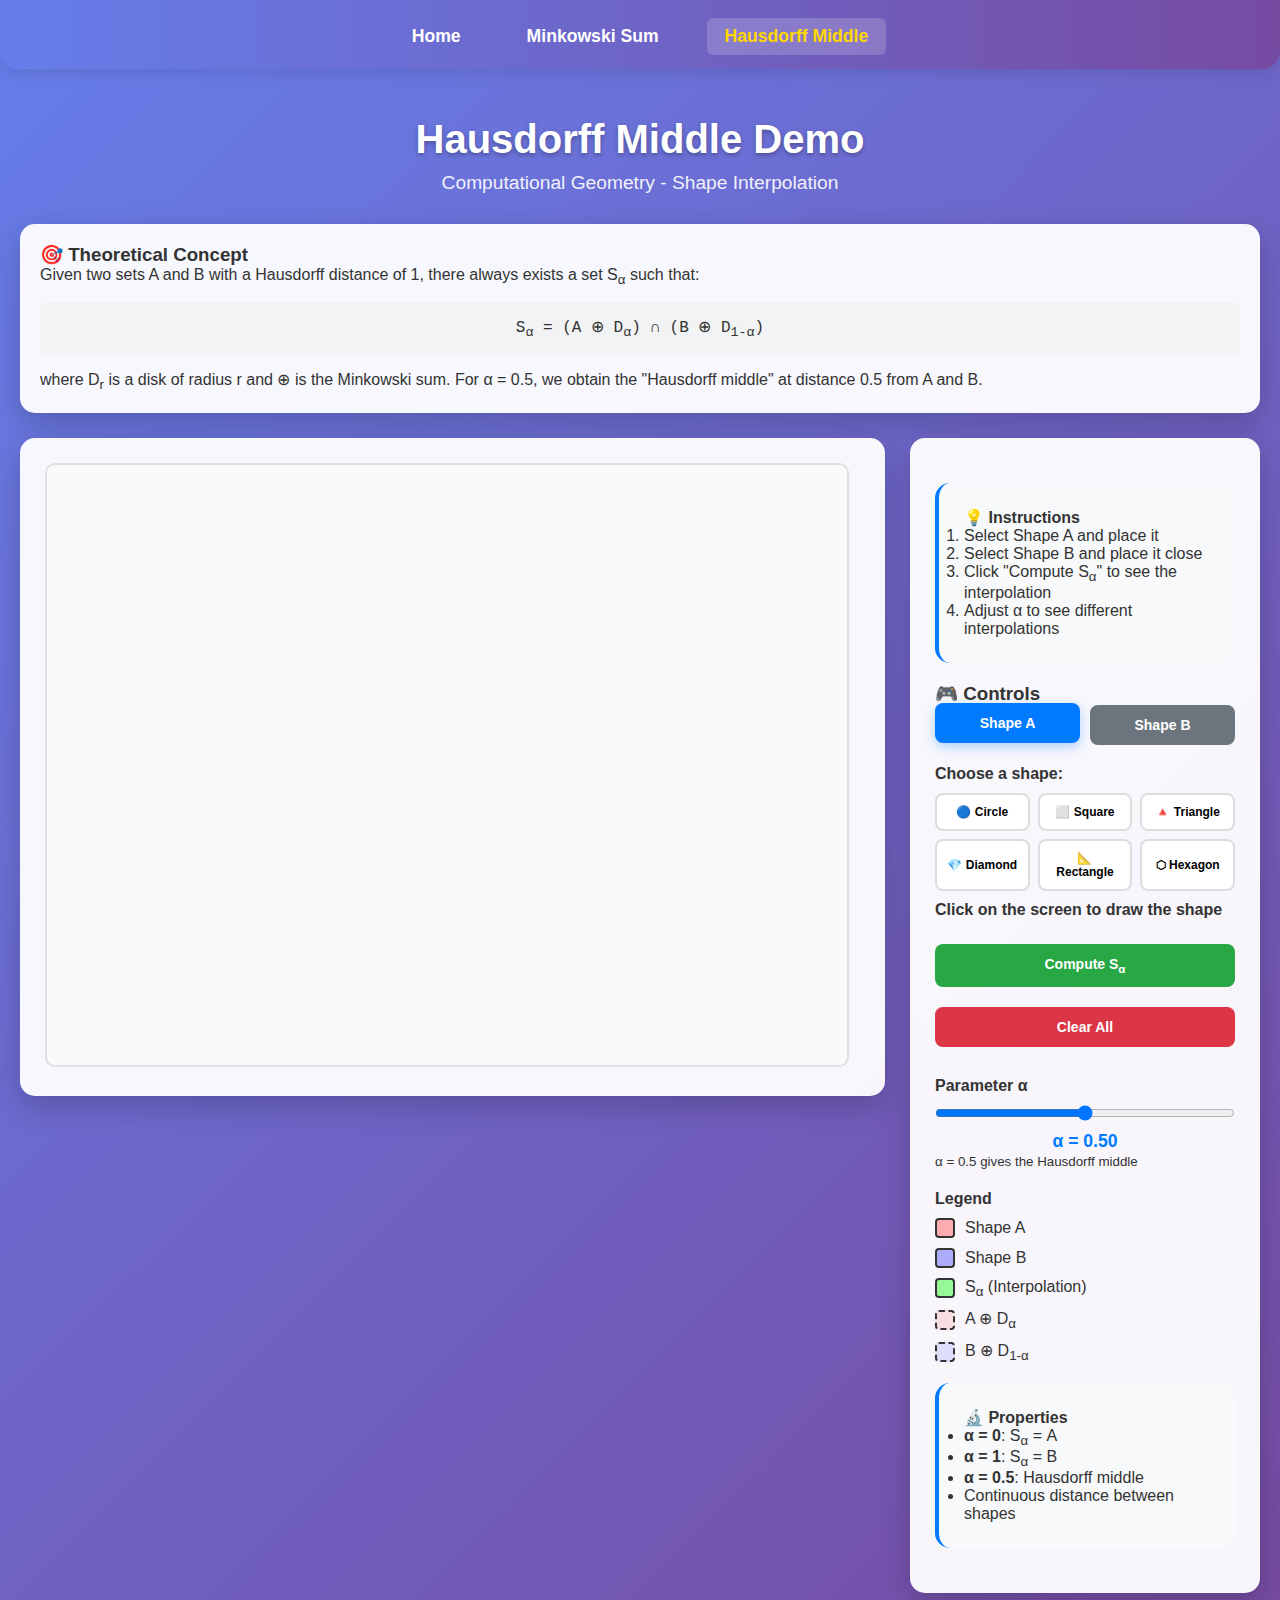
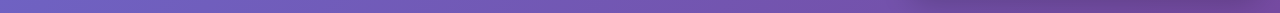
<file: hausdorff_middle.html>
<!DOCTYPE html>
<html lang="en"></html>
<head>
    <meta charset="UTF-8">
    <meta name="viewport" content="width=device-width, initial-scale=1.0">
    <title>Hausdorff Middle - Computational Geometry</title>
    <link rel="stylesheet" href="css/style.css">
</head>
<nav class="navbar">
    <a href="index.html" >Home</a>
    <a href="minkowski.html">Minkowski Sum</a>
    <a href="hausdorff_middle.html" class="active">Hausdorff Middle</a>
</nav>
<body>
    <div class="container">
        <header>
            <h1>Hausdorff Middle Demo</h1>
            <p class="subtitle">Computational Geometry - Shape Interpolation</p>
        </header>

        <div class="theory-box">
            <h3>🎯 Theoretical Concept</h3>
            <p>Given two sets A and B with a Hausdorff distance of 1, there always exists a set S<sub>α</sub> such that:</p>
            <div class="formula">
                S<sub>α</sub> = (A ⊕ D<sub>α</sub>) ∩ (B ⊕ D<sub>1-α</sub>)
            </div>
            <p>where D<sub>r</sub> is a disk of radius r and ⊕ is the Minkowski sum. For α = 0.5, we obtain the "Hausdorff middle" at distance 0.5 from A and B.</p>
        </div>

        <div class="main-content">
            <div class="canvas-container">
                <canvas id="canvas" width="800" height="600"></canvas>
            </div>

            <div class="controls">
                <div class="info-section">
                    <h4>💡 Instructions</h4>
                    <ol>
                        <li>Select Shape A and place it</li>
                        <li>Select Shape B and place it close</li>
                        <li>Click "Compute S<sub>α</sub>" to see the interpolation</li>
                        <li>Adjust α to see different interpolations</li>
                    </ol>
                </div>
                <h3>🎮 Controls</h3>
                
                <div class="mode-buttons">
                    <button class="mode-btn active" id="mode-a">Shape A</button>
                    <button class="mode-btn" id="mode-b">Shape B</button>
                </div>

                <div class="shape-selector">
                    <h4>Choose a shape:</h4>
                    <div class="shape-buttons">
                        <button class="shape-btn" data-shape="circle">🔵 Circle</button>
                        <button class="shape-btn" data-shape="square">⬜ Square</button>
                        <button class="shape-btn" data-shape="triangle">🔺 Triangle</button>
                        <button class="shape-btn" data-shape="diamond">💎 Diamond</button>
                        <button class="shape-btn" data-shape="rectangle">📐 Rectangle</button>
                        <button class="shape-btn" data-shape="hexagon">⬡ Hexagon</button>
                    </div>
                    <h4>Click on the screen to draw the shape</h4>
                    
                    <!-- <div class="position-controls">
                        <input type="number" class="position-input" id="pos-x" placeholder="X" value="200">
                        <input type="number" class="position-input" id="pos-y" placeholder="Y" value="200">
                    </div>
                    <small>Position (X, Y) to place the shape</small> -->
                </div>

                <button class="action-btn" id="compute-middle">Compute S<sub>α</sub></button>
                <button class="action-btn clear-btn" id="clear-all">Clear All</button>

                <div class="alpha-control">
                    <h4>Parameter α</h4>
                    <input type="range" id="alpha-slider" min="0" max="1" step="0.01" value="0.5">
                    <div class="alpha-value" id="alpha-value">α = 0.50</div>
                    <small>α = 0.5 gives the Hausdorff middle</small>
                </div>

                <div class="legend">
                    <h4>Legend</h4>
                    <div class="legend-item">
                        <div class="legend-color" style="background: rgba(255, 0, 0, 0.3);"></div>
                        <span>Shape A</span>
                    </div>
                    <div class="legend-item">
                        <div class="legend-color" style="background: rgba(0, 0, 255, 0.3);"></div>
                        <span>Shape B</span>
                    </div>
                    <div class="legend-item">
                        <div class="legend-color" style="background: rgba(0, 255, 0, 0.4);"></div>
                        <span>S<sub>α</sub> (Interpolation)</span>
                    </div>
                    <div class="legend-item">
                        <div class="legend-color" style="background: rgba(255, 0, 0, 0.1); border-style: dashed;"></div>
                        <span>A ⊕ D<sub>α</sub></span>
                    </div>
                    <div class="legend-item">
                        <div class="legend-color" style="background: rgba(0, 0, 255, 0.1); border-style: dashed;"></div>
                        <span>B ⊕ D<sub>1-α</sub></span>
                    </div>

                </div>

                

                <div class="info-section">
                    <h4>🔬 Properties</h4>
                    <ul>
                        <li><strong>α = 0</strong>: S<sub>α</sub> = A</li>
                        <li><strong>α = 1</strong>: S<sub>α</sub> = B</li>
                        <li><strong>α = 0.5</strong>: Hausdorff middle</li>
                        <li>Continuous distance between shapes</li>
                    </ul>
                </div>
            </div>
        </div>
    </div>
    <script src="js/main.js"></script>
    
</body>
</html>
</file>
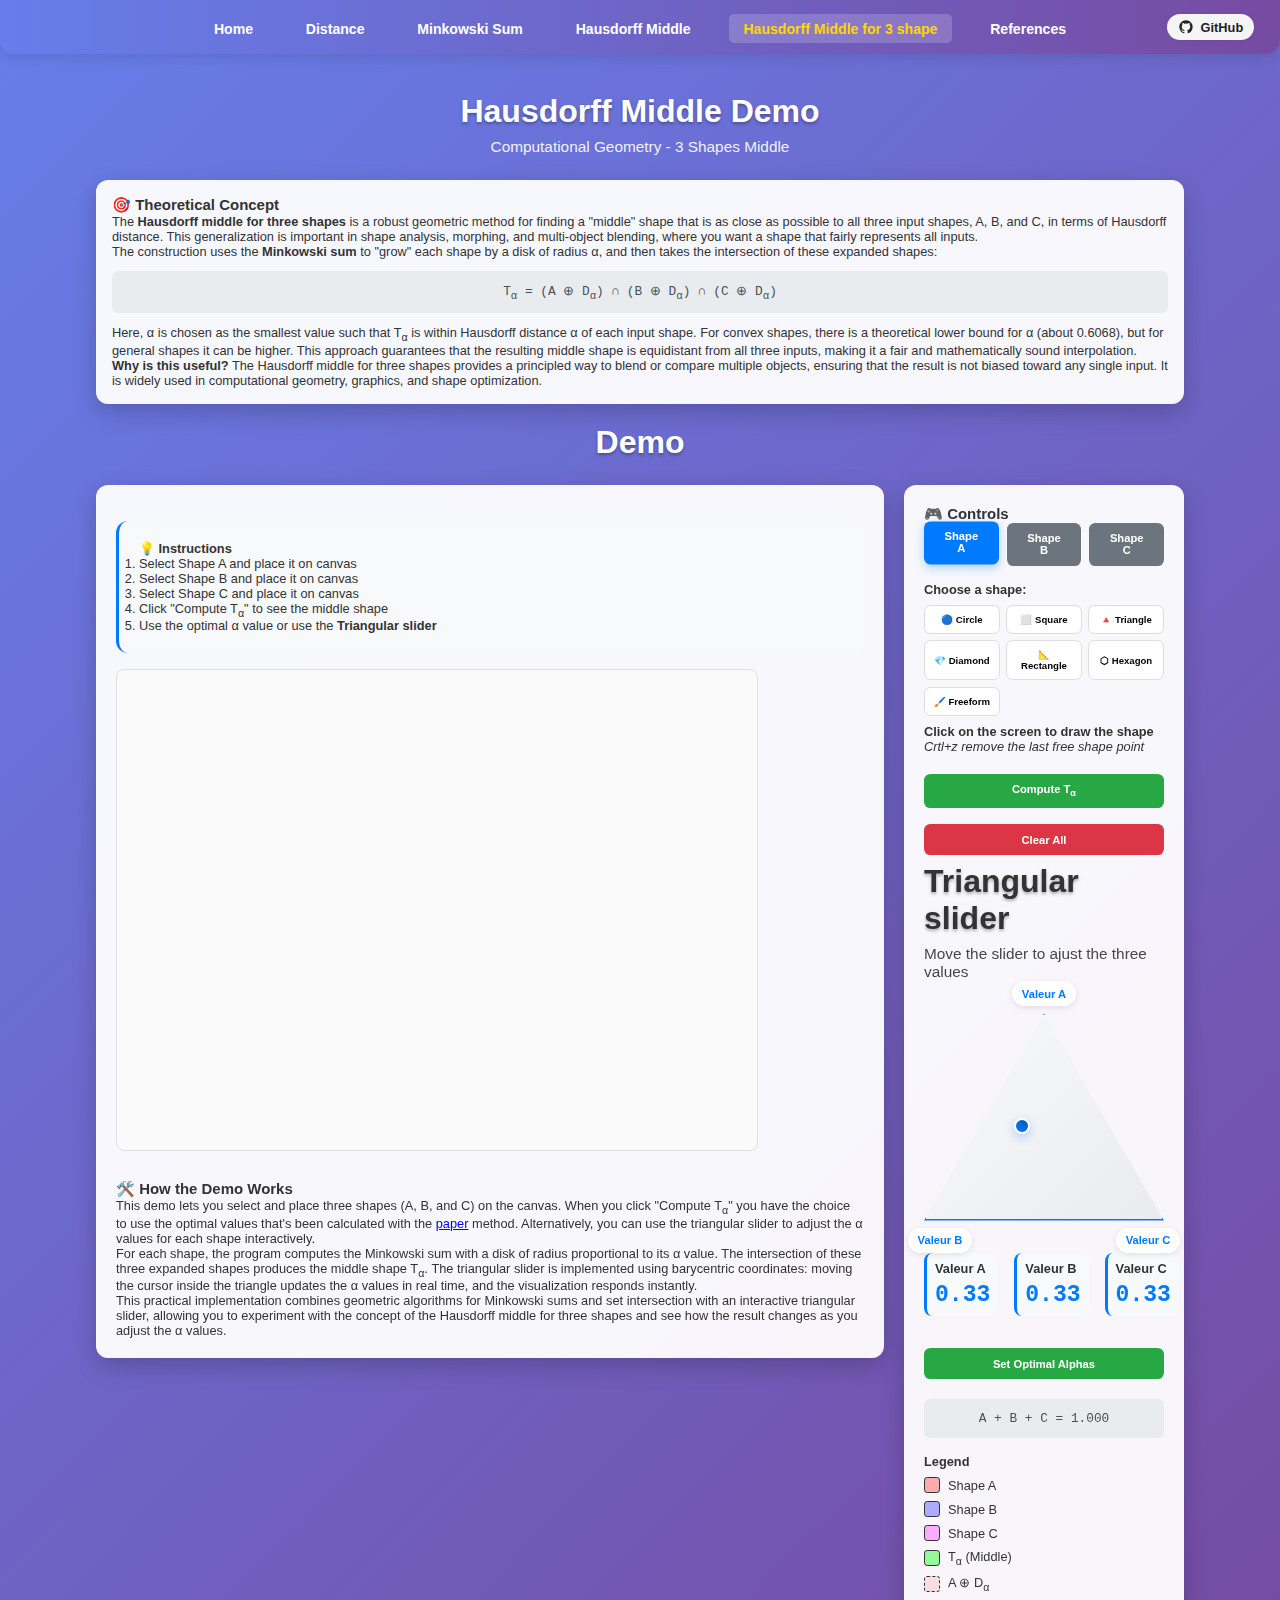
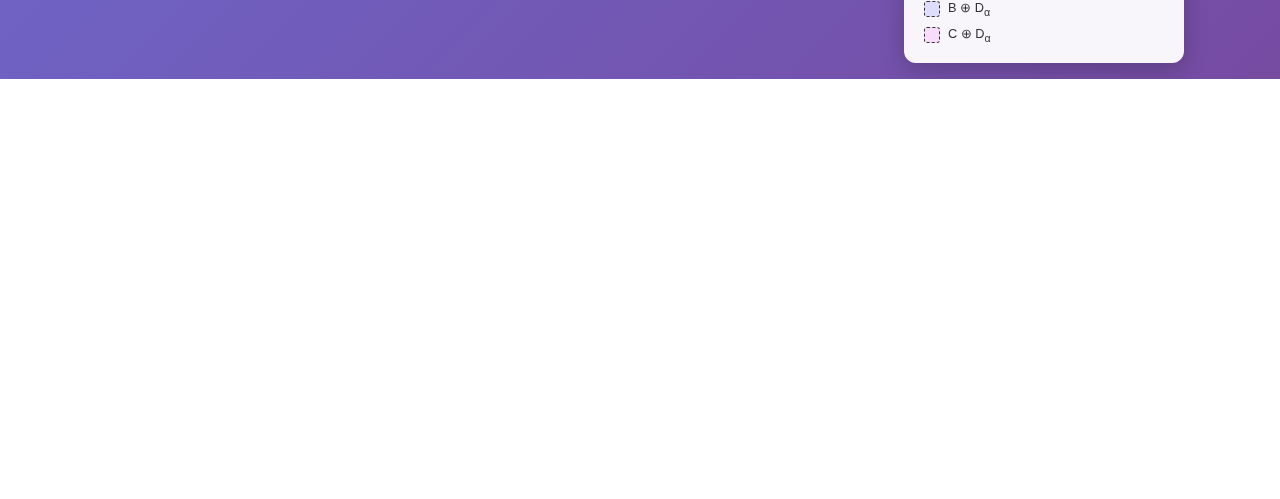
<file: hausdorff_middle_three_shape.html>
<!DOCTYPE html>
<html lang="en"></html>
<head>
    <meta charset="UTF-8">
    <meta name="viewport" content="width=device-width, initial-scale=1.0">
    <title>Hausdorff Middle - Computational Geometry</title>
    <link rel="stylesheet" href="css/style.css">
    <link rel="stylesheet" href="css/triangular_slider.css">

</head>

<div id="navbar-container"></div>
<script>
    function zoom(){
        document.body.style.zoom = "80%" 
    }
fetch('navbar.html')
    .then(response => response.text())
    .then(data => {
        document.getElementById('navbar-container').innerHTML = data;
        setActiveLink();
    });

    function setActiveLink() {
        const currentPage = window.location.pathname.split('/').pop() || 'index.html';
        const links = document.querySelectorAll('.navbar a');
        
        links.forEach(link => {
            const href = link.getAttribute('href');
            if (href === currentPage) {
                link.classList.add('active');
            } else {
                link.classList.remove('active');
            }
        });
    }
</script>


<div class="github-link">
    <a href="https://github.com/Seazs/ComputationalGeoWebsite" target="_blank" title="GitHub Repository">
        <svg viewBox="0 0 24 24" aria-hidden="true">
            <path d="M12 2C6.477 2 2 6.484 2 12.012c0 4.425 2.865 8.18 6.839 9.504.5.092.682-.217.682-.483 0-.237-.009-.868-.013-1.703-2.782.605-3.369-1.342-3.369-1.342-.454-1.154-1.11-1.462-1.11-1.462-.908-.62.069-.608.069-.608 1.004.07 1.532 1.032 1.532 1.032.892 1.53 2.341 1.089 2.91.833.091-.646.35-1.09.636-1.342-2.221-.253-4.555-1.113-4.555-4.951 0-1.093.39-1.988 1.029-2.688-.103-.254-.446-1.274.098-2.656 0 0 .84-.27 2.75 1.025A9.564 9.564 0 0 1 12 6.844c.85.004 1.705.115 2.504.337 1.909-1.295 2.747-1.025 2.747-1.025.546 1.382.202 2.402.1 2.656.64.7 1.028 1.595 1.028 2.688 0 3.847-2.337 4.695-4.566 4.944.359.309.678.919.678 1.852 0 1.336-.012 2.415-.012 2.744 0 .268.18.579.688.481C19.138 20.19 22 16.437 22 12.012 22 6.484 17.523 2 12 2z"/>
        </svg>
        GitHub
    </a>
</div>
<body onload="zoom()">
    <div class="container">
        <header>
            <h1>Hausdorff Middle Demo</h1>
            <p class="subtitle">Computational Geometry - 3 Shapes Middle</p>
        </header>

        <div class="theory-box">
            <h3>🎯 Theoretical Concept</h3>
            <p>
                The <strong>Hausdorff middle for three shapes</strong> is a robust geometric method for finding a "middle" shape that is as close as possible to all three input shapes, A, B, and C, in terms of Hausdorff distance. This generalization is important in shape analysis, morphing, and multi-object blending, where you want a shape that fairly represents all inputs.
            </p>
            <p>
                The construction uses the <strong>Minkowski sum</strong> to "grow" each shape by a disk of radius α, and then takes the intersection of these expanded shapes:
            </p>
            <div class="formula">
                T<sub>α</sub> = (A ⊕ D<sub>α</sub>) ∩ (B ⊕ D<sub>α</sub>) ∩ (C ⊕ D<sub>α</sub>)
            </div>
            <p>
                Here, α is chosen as the smallest value such that T<sub>α</sub> is within Hausdorff distance α of each input shape. For convex shapes, there is a theoretical lower bound for α (about 0.6068), but for general shapes it can be higher. This approach guarantees that the resulting middle shape is equidistant from all three inputs, making it a fair and mathematically sound interpolation.
            </p>
            <p>
                <strong>Why is this useful?</strong> The Hausdorff middle for three shapes provides a principled way to blend or compare multiple objects, ensuring that the result is not biased toward any single input. It is widely used in computational geometry, graphics, and shape optimization.
            </p>
        </div>

        <header>
            <h1>Demo</h1>
        </header>

        <div class="main-content">
            <div class="canvas-container">
                <div class="info-section">
                    <h4>💡 Instructions</h4>
                    <ol>
                        <li>Select Shape A and place it on canvas</li>
                        <li>Select Shape B and place it on canvas</li>
                        <li>Select Shape C and place it on canvas</li>
                        <li>Click "Compute T<sub>α</sub>" to see the middle shape</li>
                        <li>Use the optimal α value or use the <strong>Triangular slider</strong></li>
                    </ol>
                </div>
                <canvas id="canvas" width="800" height="600"></canvas>
                        <div class="implementation-box" style="margin-top: 32px;">
                            <h3>🛠️ How the Demo Works</h3>
                            <p>
                                This demo lets you select and place three shapes (A, B, and C) on the canvas. When you click "Compute T<sub>α</sub>" you have the choice to use the optimal values that's been calculated with the  <a href="https://doi.org/10.1016/j.cagd.2010.01.001" target="_blank">paper</a> method. Alternatively, you can use the triangular slider to adjust the α values for each shape interactively.
                            </p>
                            <p>
                                For each shape, the program computes the Minkowski sum with a disk of radius proportional to its α value. The intersection of these three expanded shapes produces the middle shape T<sub>α</sub>. The triangular slider is implemented using barycentric coordinates: moving the cursor inside the triangle updates the α values in real time, and the visualization responds instantly.
                            </p>
                            <p>
                                This practical implementation combines geometric algorithms for Minkowski sums and set intersection with an interactive triangular slider, allowing you to experiment with the concept of the Hausdorff middle for three shapes and see how the result changes as you adjust the α values.
                            </p>
                        </div>
            </div>
            
            <div class="controls">
                
                <h3>🎮 Controls</h3>
                
                <div class="mode-buttons">
                    <button class="mode-btn active" id="mode-a">Shape A</button>
                    <button class="mode-btn" id="mode-b">Shape B</button>
                    <button class="mode-btn" id="mode-c">Shape C</button>
                </div>

                <div class="shape-selector">
                    <h4>Choose a shape:</h4>
                    <div class="shape-buttons">
                        <button class="shape-btn" data-shape="circle">🔵 Circle</button>
                        <button class="shape-btn" data-shape="square">⬜ Square</button>
                        <button class="shape-btn" data-shape="triangle">🔺 Triangle</button>
                        <button class="shape-btn" data-shape="diamond">💎 Diamond</button>
                        <button class="shape-btn" data-shape="rectangle">📐 Rectangle</button>
                        <button class="shape-btn" data-shape="hexagon">⬡ Hexagon</button>
                        <button class="shape-btn" data-shape="freeform">🖌️ Freeform</button>
                    </div>
                    <h4>Click on the screen to draw the shape</h4>
                    <i> Crtl+z remove the last free shape point</i>

                </div>

                <button class="action-btn" id="compute-middle">Compute T<sub>α</sub></button>
                <button class="action-btn clear-btn" id="clear-all">Clear All</button>

                <h1>Triangular slider</h1>
                    <p class="subtitle">Move the slider to ajust the three values</p>
                    
                    <div class="triangle-container">
                        <div class="triangle" id="triangle">
                            <div class="cursor" id="cursor"></div>
                        </div>
                        <div class="triangle-labels">
                            <div class="label label-a">Valeur A</div>
                            <div class="label label-b">Valeur B</div>
                            <div class="label label-c">Valeur C</div>
                        </div>
                    </div>
                    
                    <div class="values-display">
                        <div class="value-box">
                            <div class="value-label">Valeur A</div>
                            <div class="value-number" id="valueA">0.33</div>
                        </div>
                        <div class="value-box">
                            <div class="value-label">Valeur B</div>
                            <div class="value-number" id="valueB">0.33</div>
                        </div>
                        <div class="value-box">
                            <div class="value-label">Valeur C</div>
                            <div class="value-number" id="valueC">0.33</div>
                        </div>
                    </div>

                    <!-- add a buton to set alphas value to the optimal one -->
                    <button class="action-btn" id="set-optimal-alphas">Set Optimal Alphas</button>
                    
                    <div class="formula">
                        A + B + C = <span id="sum">1.00</span>
                    </div>

                <div class="legend">
                    <h4>Legend</h4>
                    <div class="legend-item">
                        <div class="legend-color" style="background: rgba(255, 0, 0, 0.3);"></div>
                        <span>Shape A</span>
                    </div>
                    <div class="legend-item">
                        <div class="legend-color" style="background: rgba(0, 0, 255, 0.3);"></div>
                        <span>Shape B</span>
                    </div>
                    <div class="legend-item">
                        <div class="legend-color" style="background: rgba(255, 0, 255, 0.3);"></div>
                        <span>Shape C</span>
                    </div>
                    <div class="legend-item">
                        <div class="legend-color" style="background: rgba(0, 255, 0, 0.4);"></div>
                        <span>T<sub>α</sub> (Middle)</span>
                    </div>
                    <div class="legend-item">
                        <div class="legend-color" style="background: rgba(255, 0, 0, 0.1); border-style: dashed;"></div>
                        <span>A ⊕ D<sub>α</sub></span>
                    </div>
                    <div class="legend-item">
                        <div class="legend-color" style="background: rgba(0, 0, 255, 0.1); border-style: dashed;"></div>
                        <span>B ⊕ D<sub>α</sub></span>
                    </div>
                    <div class="legend-item">
                        <div class="legend-color" style="background: rgba(255, 0, 255, 0.1); border-style: dashed;"></div>
                        <span>C ⊕ D<sub>α</sub></span>
                    </div>
                </div>
            </div>


        </div>
    </div>
    <script src="js/hausdorff_middle_three_shape.js"></script>
    <script src="js/triangular_slider.js"></script>
</body>
</html>
</file>
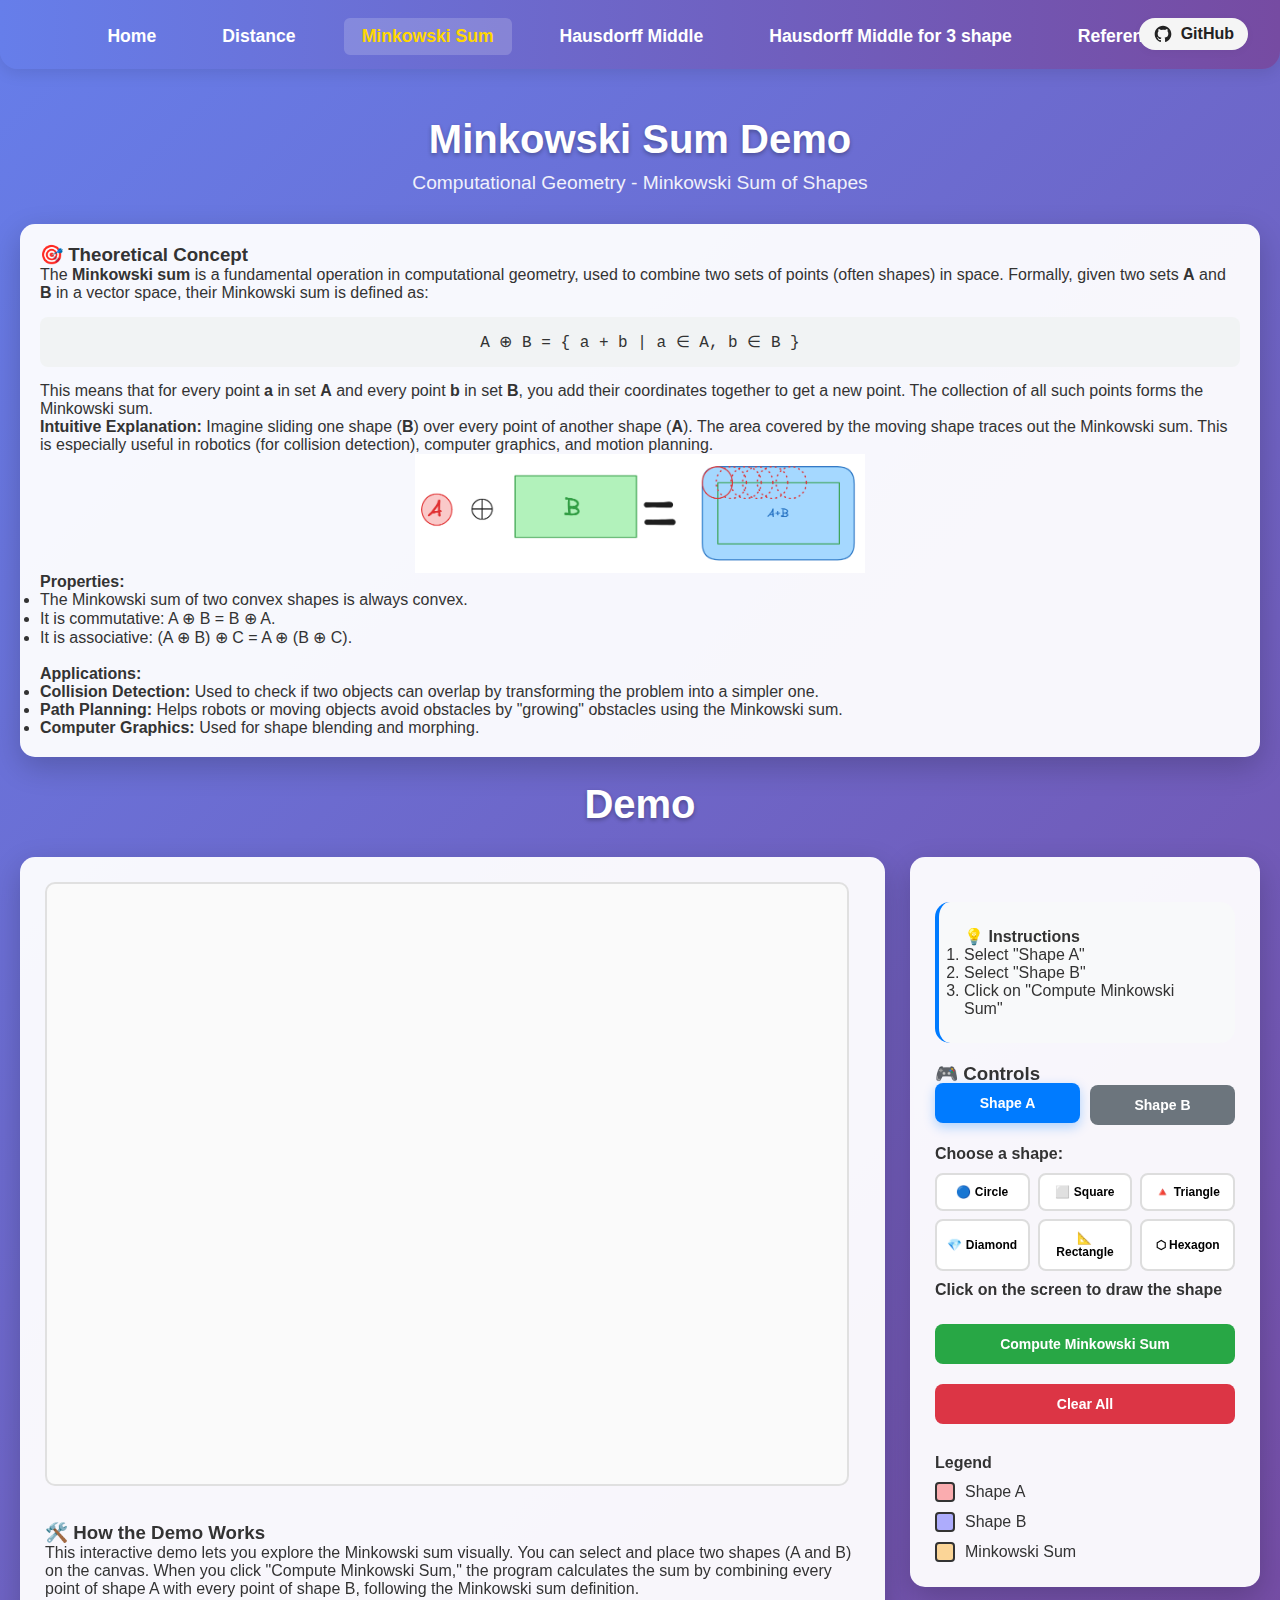
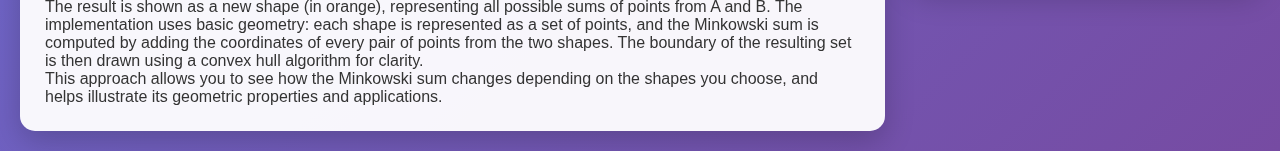
<file: minkowski.html>
<!DOCTYPE html>
<html lang="en"></html>
<head>
    <meta charset="UTF-8">
    <meta name="viewport" content="width=device-width, initial-scale=1.0">
    <title>Minkowski Sum - Computational Geometry</title>
    <link rel="stylesheet" href="css/style.css">
</head>

<div id="navbar-container"></div>
<script>
fetch('navbar.html')
    .then(response => response.text())
    .then(data => {
        document.getElementById('navbar-container').innerHTML = data;
        setActiveLink();
    });

    function setActiveLink() {
        const currentPage = window.location.pathname.split('/').pop() || 'index.html';
        const links = document.querySelectorAll('.navbar a');
        
        links.forEach(link => {
            const href = link.getAttribute('href');
            if (href === currentPage) {
                link.classList.add('active');
            } else {
                link.classList.remove('active');
            }
        });
    }
</script>

<div class="github-link">
    <a href="https://github.com/Seazs/ComputationalGeoWebsite" target="_blank" title="GitHub Repository">
        <svg viewBox="0 0 24 24" aria-hidden="true">
            <path d="M12 2C6.477 2 2 6.484 2 12.012c0 4.425 2.865 8.18 6.839 9.504.5.092.682-.217.682-.483 0-.237-.009-.868-.013-1.703-2.782.605-3.369-1.342-3.369-1.342-.454-1.154-1.11-1.462-1.11-1.462-.908-.62.069-.608.069-.608 1.004.07 1.532 1.032 1.532 1.032.892 1.53 2.341 1.089 2.91.833.091-.646.35-1.09.636-1.342-2.221-.253-4.555-1.113-4.555-4.951 0-1.093.39-1.988 1.029-2.688-.103-.254-.446-1.274.098-2.656 0 0 .84-.27 2.75 1.025A9.564 9.564 0 0 1 12 6.844c.85.004 1.705.115 2.504.337 1.909-1.295 2.747-1.025 2.747-1.025.546 1.382.202 2.402.1 2.656.64.7 1.028 1.595 1.028 2.688 0 3.847-2.337 4.695-4.566 4.944.359.309.678.919.678 1.852 0 1.336-.012 2.415-.012 2.744 0 .268.18.579.688.481C19.138 20.19 22 16.437 22 12.012 22 6.484 17.523 2 12 2z"/>
        </svg>
        GitHub
    </a>
</div>
<body>
    <div class="container">
        <header>
            <h1>Minkowski Sum Demo</h1>
            <p class="subtitle">Computational Geometry - Minkowski Sum of Shapes</p>
        </header>
        <div class="theory-box">
            <h3>🎯 Theoretical Concept</h3>
            <p>
                The <strong>Minkowski sum</strong> is a fundamental operation in computational geometry, used to combine two sets of points (often shapes) in space. Formally, given two sets <strong>A</strong> and <strong>B</strong> in a vector space, their Minkowski sum is defined as:
            </p>
            <div class="formula">
                A ⊕ B = { a + b | a ∈ A, b ∈ B }
            </div>
            <p>
                This means that for every point <strong>a</strong> in set <strong>A</strong> and every point <strong>b</strong> in set <strong>B</strong>, you add their coordinates together to get a new point. The collection of all such points forms the Minkowski sum.
            </p>
            <p>
                <strong>Intuitive Explanation:</strong> Imagine sliding one shape (<strong>B</strong>) over every point of another shape (<strong>A</strong>). The area covered by the moving shape traces out the Minkowski sum. This is especially useful in robotics (for collision detection), computer graphics, and motion planning.
            </p>
            <div class="theory-image">
                <div style="display: flex; justify-content: center; align-items: center;">
                    <img src="images/minkowski_exemple.png" alt="Minkowski Sum Example" style="max-width: 100%; width: 450px; height: auto; display: block;">
                </div>
            </div>
            <p>
                <strong>Properties:</strong>
                
                <ul>
                    <li>The Minkowski sum of two convex shapes is always convex.</li>
                    <li>It is commutative: A ⊕ B = B ⊕ A.</li>
                    <li>It is associative: (A ⊕ B) ⊕ C = A ⊕ (B ⊕ C).</li>
                </ul>
            </p>
            <br>
            <p>
                <strong>Applications:</strong>
                <ul>
                    <li><strong>Collision Detection:</strong> Used to check if two objects can overlap by transforming the problem into a simpler one.</li>
                    <li><strong>Path Planning:</strong> Helps robots or moving objects avoid obstacles by "growing" obstacles using the Minkowski sum.</li>
                    <li><strong>Computer Graphics:</strong> Used for shape blending and morphing.</li>
                </ul>
            </p>
        </div>
        <header>
            <h1> Demo </h1>
        </header>
        <div class="main-content">
            <div class="canvas-container">
                <canvas id="canvas" width="800" height="600"></canvas>
                <div class="implementation-box" style="margin-top: 32px;">
                    <h3>🛠️ How the Demo Works</h3>
                    <p>
                        This interactive demo lets you explore the Minkowski sum visually. You can select and place two shapes (A and B) on the canvas. When you click "Compute Minkowski Sum," the program calculates the sum by combining every point of shape A with every point of shape B, following the Minkowski sum definition.
                    </p>
                    <p>
                        The result is shown as a new shape (in orange), representing all possible sums of points from A and B. The implementation uses basic geometry: each shape is represented as a set of points, and the Minkowski sum is computed by adding the coordinates of every pair of points from the two shapes. The boundary of the resulting set is then drawn using a convex hull algorithm for clarity.
                    </p>
                    <p>
                        This approach allows you to see how the Minkowski sum changes depending on the shapes you choose, and helps illustrate its geometric properties and applications.
                    </p>
                </div>
            </div>
            <div class="controls">
                <div class="info-section">
                    <h4>💡 Instructions</h4>
                    <ol>
                        <li>Select "Shape A"</li>
                        <li>Select "Shape B"</li>
                        <li>Click on "Compute Minkowski Sum"</li>
                    </ol>
                </div>
                <h3>🎮 Controls</h3>
                <div class="mode-buttons">
                    <button class="mode-btn active" id="mode-a">Shape A</button>
                    <button class="mode-btn" id="mode-b">Shape B</button>
                </div>
                <div class="shape-selector">
                    <h4>Choose a shape:</h4>
                    <div class="shape-buttons">
                        <button class="shape-btn" data-shape="circle">🔵 Circle</button>
                        <button class="shape-btn" data-shape="square">⬜ Square</button>
                        <button class="shape-btn" data-shape="triangle">🔺 Triangle</button>
                        <button class="shape-btn" data-shape="diamond">💎 Diamond</button>
                        <button class="shape-btn" data-shape="rectangle">📐 Rectangle</button>
                        <button class="shape-btn" data-shape="hexagon">⬡ Hexagon</button>
                    </div>
                    <h4>Click on the screen to draw the shape</h4>
                </div>
                <button class="action-btn" id="compute-minkowski">Compute Minkowski Sum</button>
                <button class="action-btn clear-btn" id="clear-all">Clear All</button>
                <div class="legend">
                    <h4>Legend</h4>
                    <div class="legend-item">
                        <div class="legend-color" style="background: rgba(255, 0, 0, 0.3);"></div>
                        <span>Shape A</span>
                    </div>
                    <div class="legend-item">
                        <div class="legend-color" style="background: rgba(0, 0, 255, 0.3);"></div>
                        <span>Shape B</span>
                    </div>
                    <div class="legend-item">
                        <div class="legend-color" style="background: rgba(255, 165, 0, 0.4);"></div>
                        <span>Minkowski Sum</span>
                    </div>
                </div>
            </div>
        </div>
    </div>
    <script src="js/minkowski.js"></script>
</body>
</html>
</file>
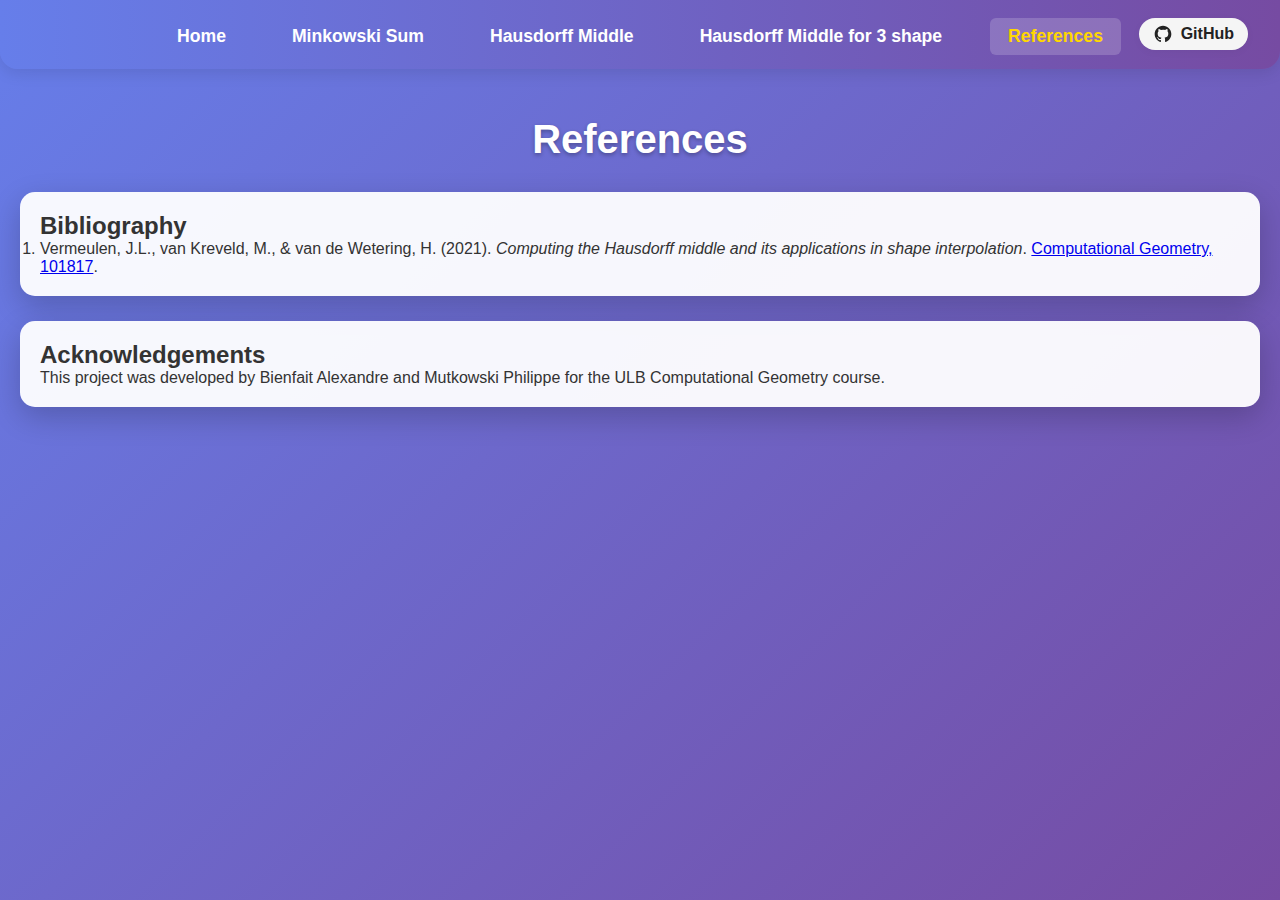
<file: references.html>
<!DOCTYPE html>
<html lang="en">
<head>
    <meta charset="UTF-8">
    <meta name="viewport" content="width=device-width, initial-scale=1.0">
    <title>References - Computational Geometry Project</title>
    <link rel="stylesheet" href="css/style.css">
</head>
<nav class="navbar">
    <a href="index.html">Home</a>
    <a href="minkowski.html">Minkowski Sum</a>
    <a href="hausdorff_middle.html">Hausdorff Middle</a>
    <a href="hausdorff_middle_three_shape.html">Hausdorff Middle for 3 shape</a>
    <a href="references.html" class="active">References</a>
</nav>
<div class="github-link">
    <a href="https://github.com/Seazs/ComputationalGeoWebsite" target="_blank" title="GitHub Repository">
        <svg viewBox="0 0 24 24" aria-hidden="true">
            <path d="M12 2C6.477 2 2 6.484 2 12.012c0 4.425 2.865 8.18 6.839 9.504.5.092.682-.217.682-.483 0-.237-.009-.868-.013-1.703-2.782.605-3.369-1.342-3.369-1.342-.454-1.154-1.11-1.462-1.11-1.462-.908-.62.069-.608.069-.608 1.004.07 1.532 1.032 1.532 1.032.892 1.53 2.341 1.089 2.91.833.091-.646.35-1.09.636-1.342-2.221-.253-4.555-1.113-4.555-4.951 0-1.093.39-1.988 1.029-2.688-.103-.254-.446-1.274.098-2.656 0 0 .84-.27 2.75 1.025A9.564 9.564 0 0 1 12 6.844c.85.004 1.705.115 2.504.337 1.909-1.295 2.747-1.025 2.747-1.025.546 1.382.202 2.402.1 2.656.64.7 1.028 1.595 1.028 2.688 0 3.847-2.337 4.695-4.566 4.944.359.309.678.919.678 1.852 0 1.336-.012 2.415-.012 2.744 0 .268.18.579.688.481C19.138 20.19 22 16.437 22 12.012 22 6.484 17.523 2 12 2z"/>
        </svg>
        GitHub
    </a>
</div>
<body>
    <div class="container">
        <header>
            <h1>References</h1>
        </header>
        <div class="theory-box">
            <h2>Bibliography</h2>
            <ol>
                <li>
                    Vermeulen, J.L., van Kreveld, M., &amp; van de Wetering, H. (2021). 
                    <em>Computing the Hausdorff middle and its applications in shape interpolation</em>. 
                    <a href="https://doi.org/10.1016/j.comgeo.2021.101817" target="_blank">Computational Geometry, 101817</a>.
                </li>
            </ol>
        </div>
        <div class="theory-box">
            <h2>Acknowledgements</h2>
            <p>
                This project was developed by Bienfait Alexandre and Mutkowski Philippe for the ULB Computational Geometry course.<br>
            </p>
        </div>
    </div>
</body>
</html>
</file>
<file: css/style.css>
* {
            margin: 0;
            padding: 0;
            box-sizing: border-box;
        }

        .navbar {
            display: flex;
            justify-content: center;
            align-items: center;
            gap: 30px;
            background: linear-gradient(90deg, #667eea 0%, #764ba2 100%);
            padding: 18px 0 14px 0;
            border-radius: 0 0 18px 18px;
            box-shadow: 0 4px 16px rgba(0,0,0,0.10);
            margin-bottom: 28px;
        }
        .navbar a {
            color: #fff;
            text-decoration: none;
            font-weight: 600;
            font-size: 1.1rem;
            padding: 8px 18px;
            border-radius: 6px;
            transition: background 0.2s, color 0.2s;
        }

        .navbar a:hover,
        .navbar a.active {
            background: rgba(255,255,255,0.18);
            color: #ffd700;
        }
        html {
            overflow-y: scroll; /* Always show vertical scrollbar */
        }

        body {
            font-family: 'Segoe UI', Tahoma, Geneva, Verdana, sans-serif;
            background: linear-gradient(135deg, #667eea 0%, #764ba2 100%);
            min-height: 100vh;
            color: #333;
        }

        .container {
            max-width: 1400px;
            margin: 0 auto;
            padding: 20px;
        }

        header {
            text-align: center;
            margin-bottom: 30px;
            color: white;
        }

        h1 {
            font-size: 2.5rem;
            margin-bottom: 10px;
            text-shadow: 0 2px 4px rgba(0,0,0,0.3);
        }

        .subtitle {
            font-size: 1.2rem;
            opacity: 0.9;
            margin-bottom: 20px;
        }

        .theory-box {
            background: rgba(255, 255, 255, 0.95);
            border-radius: 15px;
            padding: 20px;
            margin-bottom: 25px;
            box-shadow: 0 10px 30px rgba(0,0,0,0.2);
        }

        .main-content {
            display: grid;
            grid-template-columns: 1fr 350px;
            gap: 25px;
            align-items: start;
        }

        .canvas-container {
            background: rgba(255, 255, 255, 0.95);
            border-radius: 15px;
            padding: 25px;
            box-shadow: 0 10px 30px rgba(0,0,0,0.2);
        }

        .controls {
            background: rgba(255, 255, 255, 0.95);
            border-radius: 15px;
            padding: 25px;
            box-shadow: 0 10px 30px rgba(0,0,0,0.2);
        }

        canvas {
            border: 2px solid #e0e0e0;
            border-radius: 10px;
            cursor: crosshair;
            background: #fafafa;
        }

        .shape-selector {
            margin: 15px 0;
        }

        .shape-buttons {
            display: grid;
            grid-template-columns: repeat(3, 1fr);
            gap: 8px;
            margin: 10px 0;
        }

        .shape-btn {
            padding: 10px;
            border: 2px solid #ddd;
            border-radius: 8px;
            background: white;
            cursor: pointer;
            text-align: center;
            transition: all 0.3s ease;
            font-size: 12px;
        }

        .shape-btn:hover {
            border-color: #007bff;
            transform: translateY(-2px);
            box-shadow: 0 4px 8px rgba(0,0,0,0.1);
        }

        .mode-buttons {
            display: flex;
            gap: 10px;
            margin-bottom: 20px;
            flex-wrap: wrap;
        }

        button {
            padding: 12px 20px;
            border: none;
            border-radius: 8px;
            cursor: pointer;
            font-weight: 600;
            transition: all 0.3s ease;
            font-size: 14px;
        }

        .mode-btn {
            background: #6c757d;
            color: white;
            flex: 1;
        }

        .mode-btn.active {
            background: #007bff;
            transform: translateY(-2px);
            box-shadow: 0 4px 12px rgba(0,123,255,0.3);
        }

        .action-btn {
            background: #28a745;
            color: white;
            width: 100%;
            margin: 10px 0;
        }

        .clear-btn {
            background: #dc3545;
        }

        button:hover {
            transform: translateY(-2px);
            box-shadow: 0 4px 12px rgba(0,0,0,0.2);
        }
        .shape-btn.selected {
            border-color: #007bff;
            box-shadow: 0 4px 8px rgba(0,123,255,0.15);
            background: #eaf3ff;
        }

        .info-section {
            margin: 20px 0;
            padding: 25px;
            background: #f8f9fa;
            border-radius: 15px;
            border-left: 4px solid #007bff;
        }

        .legend {
            display: flex;
            flex-direction: column;
            gap: 10px;
            margin-top: 20px;
        }

        .legend-item {
            display: flex;
            align-items: center;
            gap: 10px;
        }

        .legend-color {
            width: 20px;
            height: 20px;
            border-radius: 4px;
            border: 2px solid #333;
        }

        .alpha-control {
            margin: 20px 0;
        }

        .alpha-control input {
            width: 100%;
            margin: 10px 0;
        }

        .alpha-value {
            text-align: center;
            font-weight: bold;
            color: #007bff;
            font-size: 1.1rem;
        }

        .formula {
            background: #f1f3f4;
            padding: 15px;
            border-radius: 8px;
            font-family: 'Courier New', monospace;
            text-align: center;
            margin: 15px 0;
        }

        .position-controls {
            display: grid;
            grid-template-columns: 1fr 1fr;
            gap: 10px;
            margin: 10px 0;
        }

        .position-input {
            padding: 8px;
            border: 1px solid #ddd;
            border-radius: 4px;
            text-align: center;
        }

        .github-link {
            position: absolute;
            top: 18px;
            right: 32px;
            z-index: 10;
        }
        .github-link a {
            display: flex;
            align-items: center;
            text-decoration: none;
            font-weight: bold;
            color: #222;
            background: #f5f5f5;
            border-radius: 20px;
            padding: 6px 14px;
            box-shadow: 0 2px 8px rgba(0,0,0,0.04);
            transition: background 0.2s;
        }
        .github-link a:hover {
            background: #e0e0e0;
        }
        .github-link svg {
            margin-right: 8px;
            height: 20px;
            width: 20px;
            fill: #222;
        }
        @media (max-width: 600px) {
            .github-link {
                position: static;
                margin: 12px 0 0 0;
                text-align: right;
            }
        }

        @media (max-width: 1200px) {
            .main-content {
                grid-template-columns: 1fr;
            }
            
            .controls {
                order: -1;
            }
        }

        @media (max-width: 768px) {
            .container {
                padding: 10px;
            }
            
            h1 {
                font-size: 2rem;
            }
            
            canvas {
                width: 100%;
                height: 400px;
            }
        }
</file>
<file: css/triangular_slider.css>
* {
            margin: 0;
            padding: 0;
            box-sizing: border-box;
        }

        .triangle-container {
            position: relative;
            width: 300px;
            height: 259px; /* sqrt(3)/2 * 300 */
            margin: 40px auto;
            display: flex;
            align-items: center;
            justify-content: center;
        }

        .triangle {
            position: relative;
            width: 300px;
            height: 259px;
            background: linear-gradient(135deg, #f8f9fa 0%, #e9ecef 100%);
            clip-path: polygon(50% 0%, 0% 100%, 100% 100%);
            border: 3px solid #007bff;
            cursor: pointer;
            transition: all 0.3s ease;
        }

        .triangle:hover {
            transform: scale(1.02);
            box-shadow: 0 8px 25px rgba(0,123,255,0.2);
        }

        .cursor {
            position: absolute;
            width: 20px;
            height: 20px;
            background: linear-gradient(45deg, #007bff, #0056b3);
            border: 3px solid white;
            border-radius: 50%;
            cursor: grab;
            transform: translate(-50%, -50%);
            box-shadow: 0 4px 12px rgba(0,123,255,0.3);
            z-index: 10;
            transition: all 0.2s ease;
        }

        .cursor:hover {
            transform: translate(-50%, -50%) scale(1.2);
            box-shadow: 0 6px 16px rgba(0,123,255,0.4);
        }

        .cursor:active {
            cursor: grabbing;
            transform: translate(-50%, -50%) scale(0.9);
        }

        .triangle-labels {
            position: absolute;
            width: 100%;
            height: 100%;
            pointer-events: none;
        }

        .label {
            position: absolute;
            font-weight: bold;
            color: #007bff;
            background: rgba(255,255,255,0.9);
            padding: 8px 12px;
            border-radius: 20px;
            box-shadow: 0 2px 8px rgba(0,0,0,0.1);
            font-size: 14px;
        }

        .label-a {
            top: -40px;
            left: 50%;
            transform: translateX(-50%);
        }

        .label-b {
            bottom: -40px;
            left: -20px;
        }

        .label-c {
            bottom: -40px;
            right: -20px;
        }

        .values-display {
            display: grid;
            grid-template-columns: repeat(3, 1fr);
            gap: 20px;
            margin: 30px 0;
        }

        .value-box {
            background: #f8f9fa;
            border-radius: 10px;
            padding: 10px;
            border-left: 4px solid #007bff;
            transition: all 0.3s ease;
        }

        .value-box:hover {
            transform: translateY(-2px);
            box-shadow: 0 4px 12px rgba(0,0,0,0.1);
        }

        .value-label {
            font-weight: bold;
            color: #333;
            margin-bottom: 8px;
            font-size: 16px;
        }

        .value-number {
            font-size: 1.8rem;
            font-weight: 600;
            color: #007bff;
            font-family: 'Courier New', monospace;
        }


        .formula {
            background: #e9ecef;
            padding: 15px;
            border-radius: 8px;
            font-family: 'Courier New', monospace;
            text-align: center;
            margin: 15px 0;
            color: #495057;
        }

        @media (max-width: 768px) {
            .container {
                padding: 20px;
            }
            
            .triangle-container {
                width: 300px;
                height: 260px;
            }
            
            .triangle {
                width: 300px;
                height: 260px;
            }
            
            .values-display {
                grid-template-columns: 1fr;
                gap: 15px;
            }
            
            h1 {
                font-size: 1.8rem;
            }
        }
</file>
